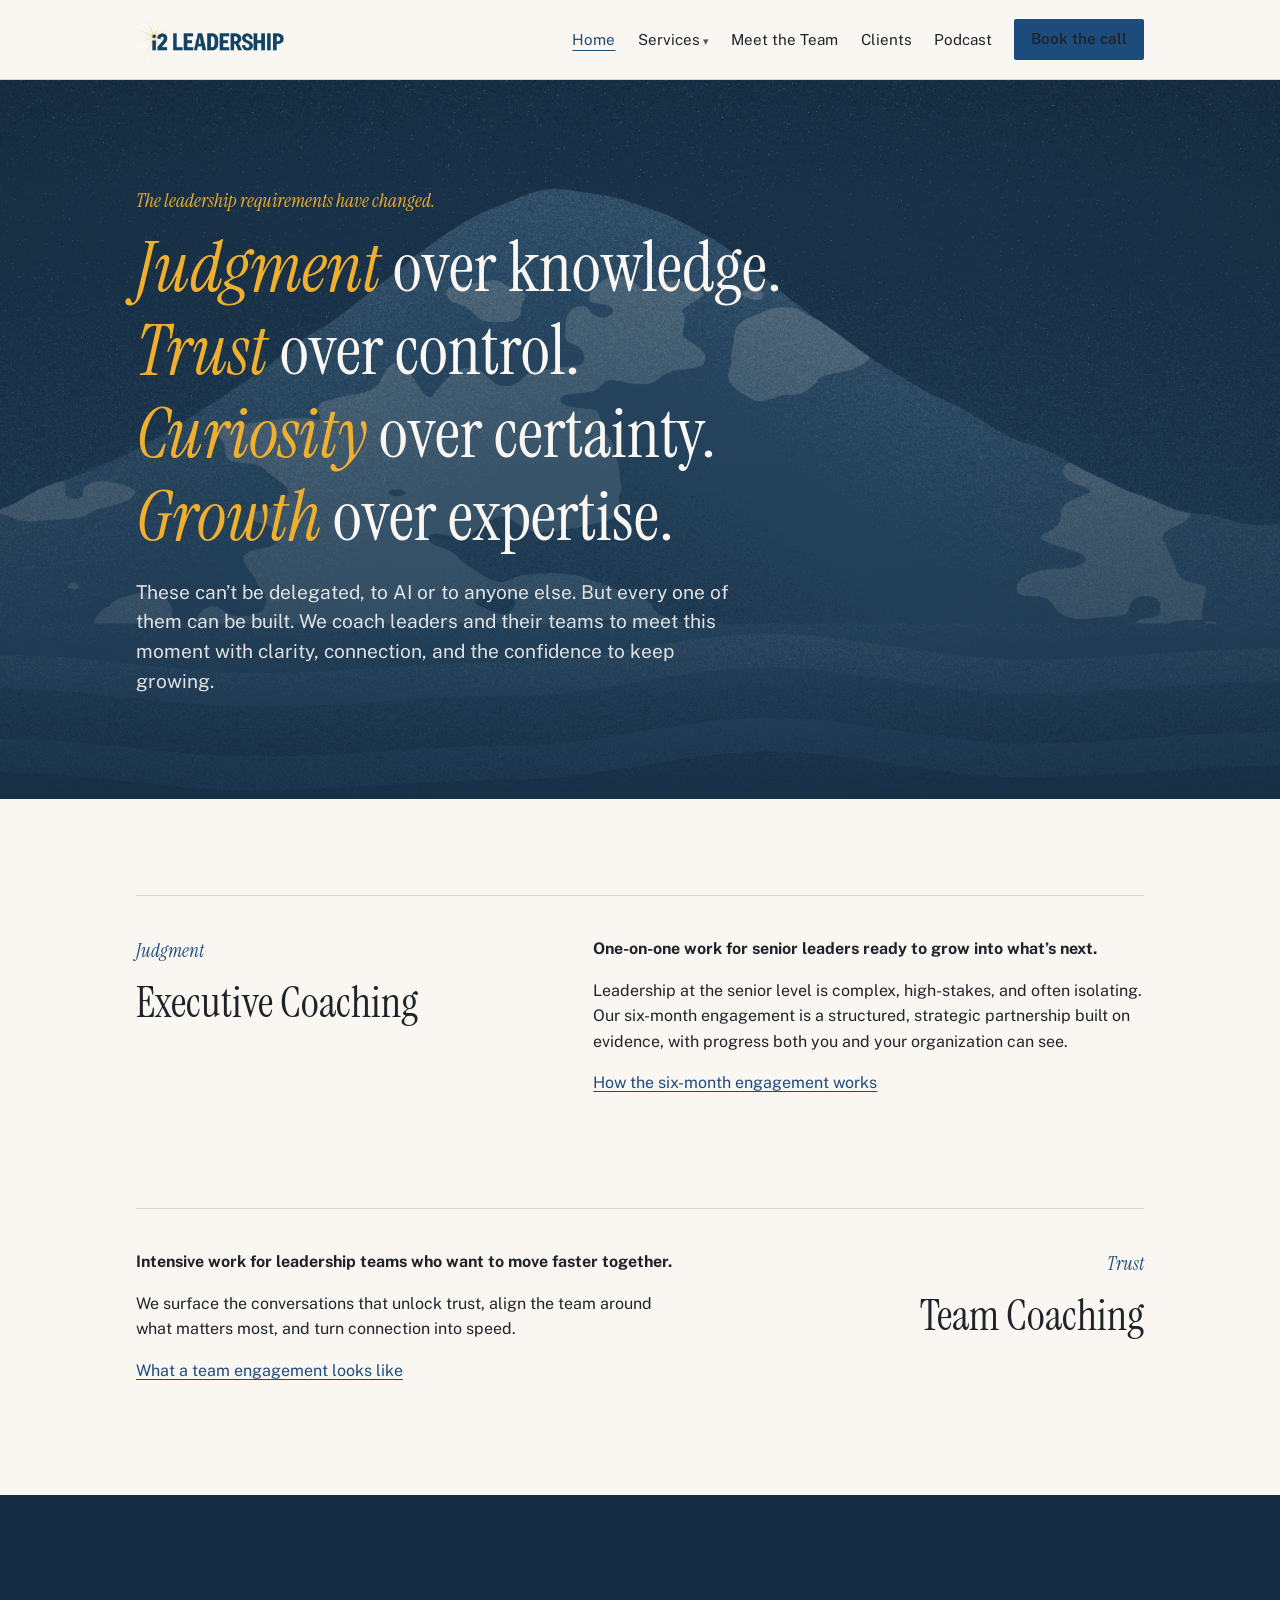
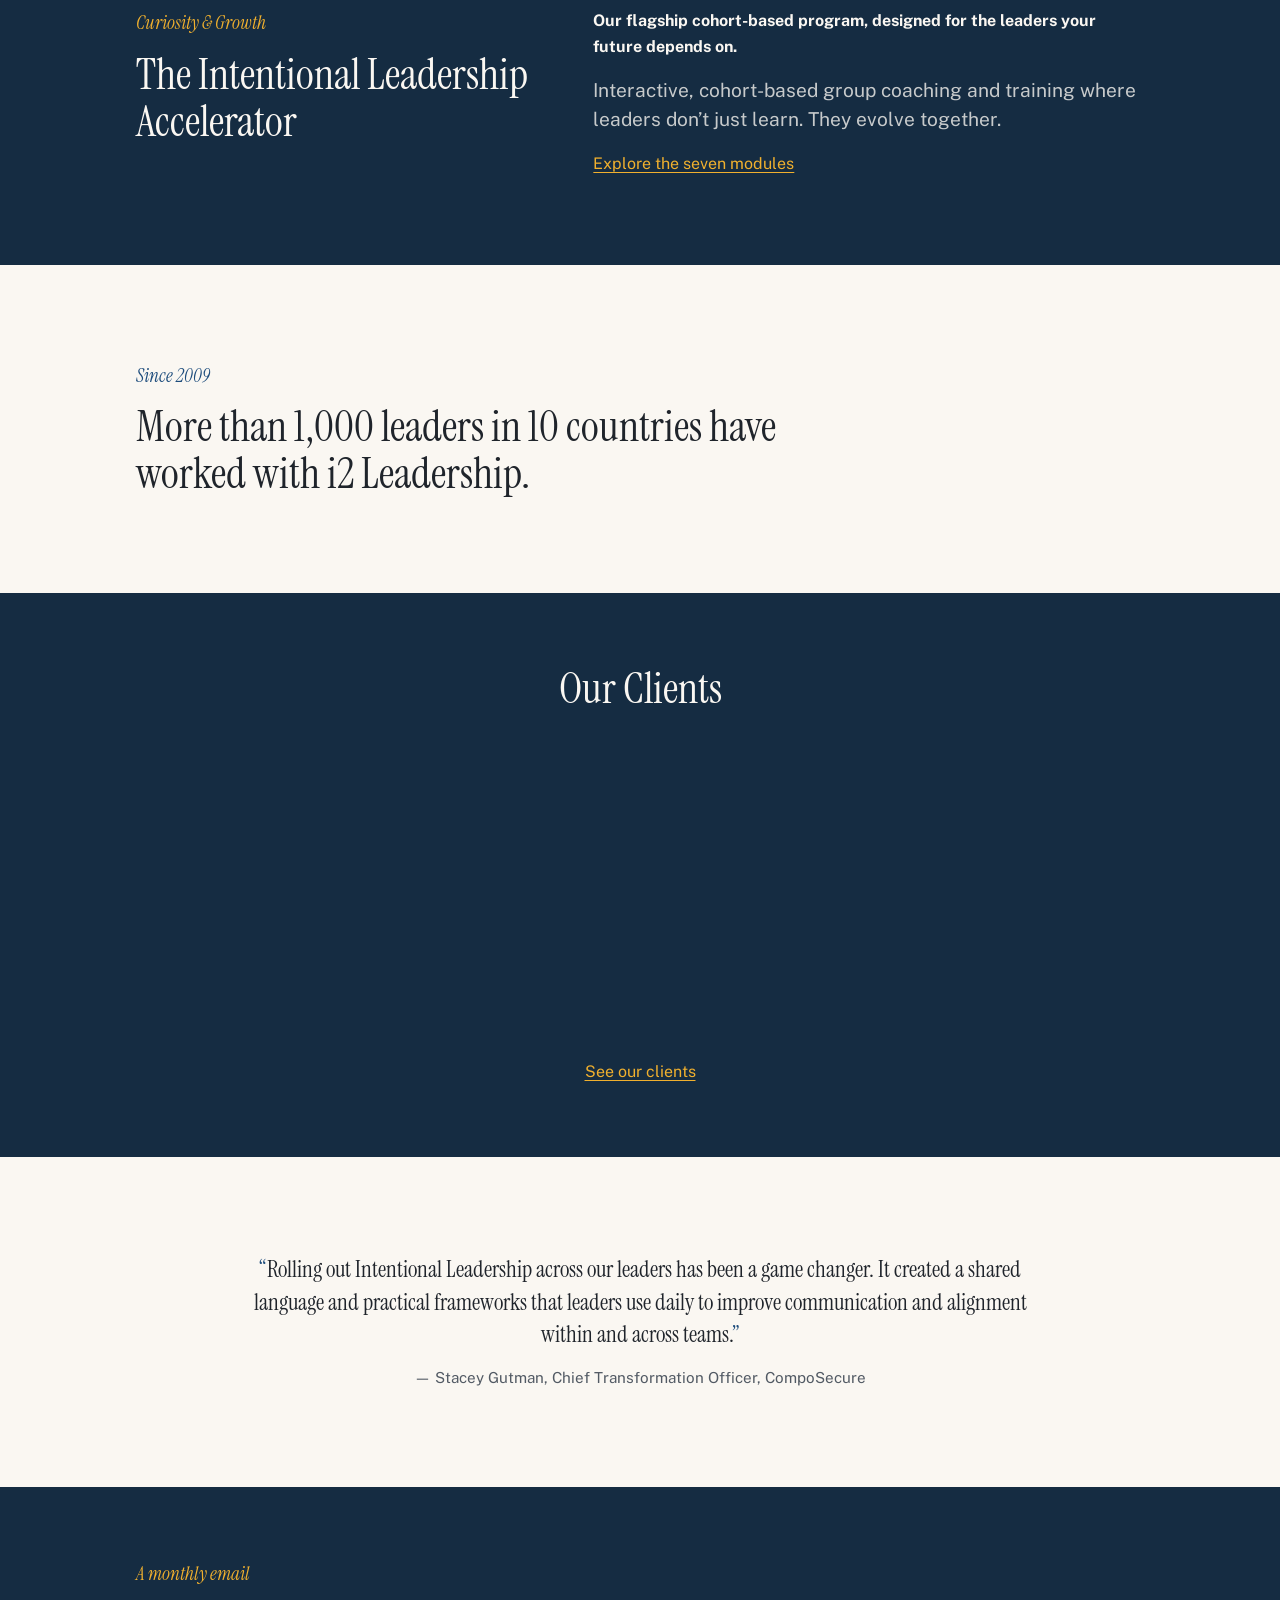
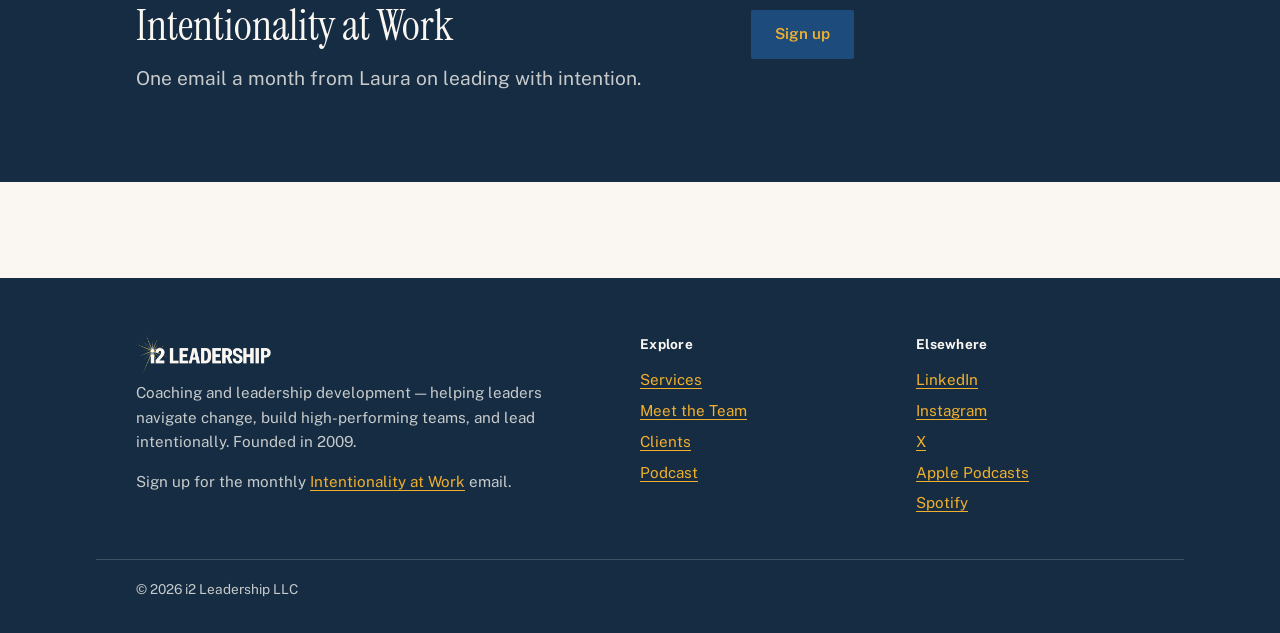
<file: index.html>
<!DOCTYPE html>
<html lang="en">
<head>
<meta charset="utf-8">
<meta name="viewport" content="width=device-width, initial-scale=1">
<title>i2 Leadership — Coaching for leaders and their teams</title>
<meta name="description" content="i2 Leadership coaches senior leaders and their teams through executive coaching, team coaching, and the Intentional Leadership Accelerator.">
<link rel="icon" href="data:image/svg+xml,%3Csvg xmlns='http://www.w3.org/2000/svg' viewBox='0 0 64 64'%3E%3Crect width='64' height='64' rx='8' fill='%231D4C7C'/%3E%3Ctext x='32' y='45' font-family='Arial,sans-serif' font-weight='bold' font-size='32' fill='%23F0B02E' text-anchor='middle'%3Ei2%3C/text%3E%3C/svg%3E">
<link rel="preconnect" href="https://fonts.googleapis.com">
<link rel="preconnect" href="https://fonts.gstatic.com" crossorigin>
<link rel="stylesheet" href="https://fonts.googleapis.com/css2?family=Archivo+Black&family=Instrument+Serif:ital@0;1&family=Public+Sans:ital,wght@0,400;0,600;0,700;1,400&display=swap">
<link rel="stylesheet" href="assets/css/style.css">
</head>
<body>
<a class="skip-link" href="#main">Skip to content</a>
<header class="site-header">
  <div class="wrap header-inner">
    <a class="brand" href="index.html"><img class="brand-img" src="assets/img/logo.png" alt="i2 Leadership" height="44"></a>
    <button class="nav-toggle" aria-expanded="false" aria-controls="site-nav">Menu</button>
    <nav class="site-nav" id="site-nav" aria-label="Primary">
      <ul>
        <li><a href="index.html" aria-current="page">Home</a></li>
        <li class="has-menu">
          <a href="services.html">Services</a>
          <ul class="submenu">
            <li><a href="executive-coaching.html">Executive Coaching</a></li>
            <li><a href="team-coaching.html">Team Coaching</a></li>
            <li><a href="accelerator.html">Training</a></li>
          </ul>
        </li>
        <li><a href="team.html">Meet the Team</a></li>
        <li><a href="clients.html">Clients</a></li>
        <li><a href="podcast.html">Podcast</a></li>
        <li class="header-cta"><a class="button button--small" data-booking href="https://calendly.com/i2leadership">Book the call</a></li>
      </ul>
    </nav>
  </div>
</header>
<main id="main">

<div class="hero-scene">
<section class="hero wrap">
  <p class="kicker">The leadership requirements have changed.</p>
  <h1 class="hero-headline">
    <a href="#judgment"><em>Judgment</em> over knowledge.</a>
    <a href="#trust"><em>Trust</em> over control.</a>
    <a href="#curiosity"><em>Curiosity</em> over certainty.</a>
    <a href="#growth"><em>Growth</em> over expertise.</a>
  </h1>
  <p class="lede">These can&rsquo;t be delegated, to AI or to anyone else. But every one of them can be built. We coach leaders and their teams to meet this moment with clarity, connection, and the confidence to keep growing.</p>
</section>
</div>

<section class="section wrap">
  <article class="home-service reveal" id="judgment">
    <div class="home-service-head">
      <p class="kicker">Judgment</p>
      <h2>Executive Coaching</h2>
    </div>
    <div class="home-service-body">
      <p><strong>One-on-one work for senior leaders ready to grow into what&rsquo;s next.</strong></p>
      <p>Leadership at the senior level is complex, high-stakes, and often isolating. Our six-month engagement is a structured, strategic partnership built on evidence, with progress both you and your organization can see.</p>
      <p><a href="executive-coaching.html">How the six-month engagement works</a></p>
    </div>
  </article>

  <article class="home-service home-service--offset reveal" id="trust">
    <div class="home-service-head">
      <p class="kicker">Trust</p>
      <h2>Team Coaching</h2>
    </div>
    <div class="home-service-body">
      <p><strong>Intensive work for leadership teams who want to move faster together.</strong></p>
      <p>We surface the conversations that unlock trust, align the team around what matters most, and turn connection into speed.</p>
      <p><a href="team-coaching.html">What a team engagement looks like</a></p>
    </div>
  </article>
</section>

<section class="band band--dark" id="curiosity">
  <div class="wrap">
    <span id="growth"></span>
    <div class="home-service reveal">
      <div class="home-service-head">
        <p class="kicker">Curiosity &amp; Growth</p>
        <h2>The Intentional Leadership Accelerator</h2>
      </div>
      <div class="home-service-body">
        <p><strong>Our flagship cohort-based program, designed for the leaders your future depends on.</strong></p>
        <p class="lede">Interactive, cohort-based group coaching and training where leaders don&rsquo;t just learn. They evolve together.</p>
        <p><a href="accelerator.html">Explore the seven modules</a></p>
      </div>
    </div>
  </div>
</section>

<section class="section wrap reveal">
  <p class="kicker">Since 2009</p>
  <h2 class="measure">More than 1,000 leaders in 10 countries have worked with i2 Leadership.</h2>
</section>

<section class="band band--dark logo-marquee" aria-label="Client and partner logos">
  <div class="wrap"><h2>Our Clients</h2></div>
  <div class="lm-viewport">
    <div class="lm-canvas">
      <svg class="lm-path-svg" viewBox="0 0 1200 300" aria-hidden="true" focusable="false">
        <path d="M -80 220 C 240 80, 500 80, 720 160 C 900 224, 1080 170, 1280 100" fill="none" stroke="none"/>
      </svg>
        <div class="lm-item" style="--i:0"><img src="assets/img/logos/a-01.png" alt="American Express" loading="lazy"></div>
        <div class="lm-item" style="--i:1"><img src="assets/img/logos/a-02.png" alt="NBA" loading="lazy"></div>
        <div class="lm-item" style="--i:2"><img src="assets/img/logos/a-03.png" alt="Columbia Business School" loading="lazy"></div>
        <div class="lm-item" style="--i:3"><img src="assets/img/logos/a-04.png" alt="Juilliard" loading="lazy"></div>
        <div class="lm-item" style="--i:4"><img src="assets/img/logos/a-05.png" alt="Express Scripts" loading="lazy"></div>
        <div class="lm-item" style="--i:5"><img src="assets/img/logos/a-06.png" alt="NYC Parks" loading="lazy"></div>
        <div class="lm-item" style="--i:6"><img src="assets/img/logos/a-07.png" alt="Magnolia Bakery" loading="lazy"></div>
        <div class="lm-item" style="--i:7"><img src="assets/img/logos/b-01.png" alt="Citibank" loading="lazy"></div>
        <div class="lm-item" style="--i:8"><img src="assets/img/logos/b-02.png" alt="Constellation Brands" loading="lazy"></div>
        <div class="lm-item" style="--i:9"><img src="assets/img/logos/b-03.png" alt="The New York Times" loading="lazy"></div>
        <div class="lm-item" style="--i:10"><img src="assets/img/logos/b-04.png" alt="Univision" loading="lazy"></div>
        <div class="lm-item" style="--i:11"><img src="assets/img/logos/b-05.png" alt="Macquarie" loading="lazy"></div>
        <div class="lm-item" style="--i:12"><img src="assets/img/logos/b-06.png" alt="Opera Solutions" loading="lazy"></div>
        <div class="lm-item" style="--i:13"><img src="assets/img/logos/b-07.png" alt="Pernod Ricard" loading="lazy"></div>
    </div>
  </div>
  <div class="lm-strip">
    <div class="lm-track">
        <img src="assets/img/logos/a-01.png" alt="American Express" loading="lazy">
        <img src="assets/img/logos/a-02.png" alt="NBA" loading="lazy">
        <img src="assets/img/logos/a-03.png" alt="Columbia Business School" loading="lazy">
        <img src="assets/img/logos/a-04.png" alt="Juilliard" loading="lazy">
        <img src="assets/img/logos/a-05.png" alt="Express Scripts" loading="lazy">
        <img src="assets/img/logos/a-06.png" alt="NYC Parks" loading="lazy">
        <img src="assets/img/logos/a-07.png" alt="Magnolia Bakery" loading="lazy">
        <img src="assets/img/logos/b-01.png" alt="Citibank" loading="lazy">
        <img src="assets/img/logos/b-02.png" alt="Constellation Brands" loading="lazy">
        <img src="assets/img/logos/b-03.png" alt="The New York Times" loading="lazy">
        <img src="assets/img/logos/b-04.png" alt="Univision" loading="lazy">
        <img src="assets/img/logos/b-05.png" alt="Macquarie" loading="lazy">
        <img src="assets/img/logos/b-06.png" alt="Opera Solutions" loading="lazy">
        <img src="assets/img/logos/b-07.png" alt="Pernod Ricard" loading="lazy">
        <img src="assets/img/logos/a-01.png" alt="" class="lm-dup" aria-hidden="true" loading="lazy">
        <img src="assets/img/logos/a-02.png" alt="" class="lm-dup" aria-hidden="true" loading="lazy">
        <img src="assets/img/logos/a-03.png" alt="" class="lm-dup" aria-hidden="true" loading="lazy">
        <img src="assets/img/logos/a-04.png" alt="" class="lm-dup" aria-hidden="true" loading="lazy">
        <img src="assets/img/logos/a-05.png" alt="" class="lm-dup" aria-hidden="true" loading="lazy">
        <img src="assets/img/logos/a-06.png" alt="" class="lm-dup" aria-hidden="true" loading="lazy">
        <img src="assets/img/logos/a-07.png" alt="" class="lm-dup" aria-hidden="true" loading="lazy">
        <img src="assets/img/logos/b-01.png" alt="" class="lm-dup" aria-hidden="true" loading="lazy">
        <img src="assets/img/logos/b-02.png" alt="" class="lm-dup" aria-hidden="true" loading="lazy">
        <img src="assets/img/logos/b-03.png" alt="" class="lm-dup" aria-hidden="true" loading="lazy">
        <img src="assets/img/logos/b-04.png" alt="" class="lm-dup" aria-hidden="true" loading="lazy">
        <img src="assets/img/logos/b-05.png" alt="" class="lm-dup" aria-hidden="true" loading="lazy">
        <img src="assets/img/logos/b-06.png" alt="" class="lm-dup" aria-hidden="true" loading="lazy">
        <img src="assets/img/logos/b-07.png" alt="" class="lm-dup" aria-hidden="true" loading="lazy">
    </div>
  </div>
  <p class="lm-link"><a href="clients.html">See our clients</a></p>
</section>
<script src="assets/js/logo-marquee.js" defer></script>

<section class="section wrap reveal">
  <blockquote class="quote quote--wide">
    <p>Rolling out Intentional Leadership across our leaders has been a game changer. It created a shared language and practical frameworks that leaders use daily to improve communication and alignment within and across teams.</p>
    <footer>Stacey Gutman, Chief Transformation Officer, CompoSecure</footer>
  </blockquote>
</section>

<section class="band band--dark reveal">
  <div class="wrap cta-band-inner" style="display:grid;grid-template-columns:minmax(0,7fr) minmax(0,5fr);gap:2rem 4rem;align-items:center;">
    <div>
      <p class="kicker">A monthly email</p>
      <h2>Intentionality at Work</h2>
      <p class="lede">One email a month from Laura on leading with intention.</p>
    </div>
    <a class="button" href="https://i2leadership.us19.list-manage.com/subscribe?id=77c70d8e36&u=aa497a169df404ef9138a8b0a" style="justify-self:start;">Sign up</a>
  </div>
</section>
</main>
<footer class="site-footer">
  <div class="wrap footer-grid">
    <div>
      <p class="brand"><img class="brand-img" src="assets/img/logo-light.png" alt="i2 Leadership" height="40"></p>
      <p>Coaching and leadership development — helping leaders navigate change, build high-performing teams, and lead intentionally. Founded in 2009.</p>
      <p>Sign up for the monthly <a href="https://i2leadership.us19.list-manage.com/subscribe?id=77c70d8e36&u=aa497a169df404ef9138a8b0a">Intentionality at Work</a> email.</p>
    </div>
    <div>
      <h4>Explore</h4>
      <ul>
        <li><a href="services.html">Services</a></li>
        <li><a href="team.html">Meet the Team</a></li>
        <li><a href="clients.html">Clients</a></li>
        <li><a href="podcast.html">Podcast</a></li>
      </ul>
    </div>
    <div>
      <h4>Elsewhere</h4>
      <ul>
        <li><a href="https://www.linkedin.com/company/i2-leadership">LinkedIn</a></li>
        <li><a href="https://www.instagram.com/lauraschwarz_i2/">Instagram</a></li>
        <li><a href="https://x.com/i2leadership">X</a></li>
        <li><a href="https://podcasts.apple.com/us/podcast/mojo-mondays-bootcamp/id1522916112">Apple Podcasts</a></li>
        <li><a href="https://open.spotify.com/show/2s4wX2PV5Z8BG2bsyAXbrX">Spotify</a></li>
      </ul>
    </div>
  </div>
  <div class="wrap footer-bottom">
    <p>&copy; <span id="year">2026</span> i2 Leadership LLC</p>
  </div>
</footer>
<script src="assets/js/site.js"></script>
</body>
</html>
</file>
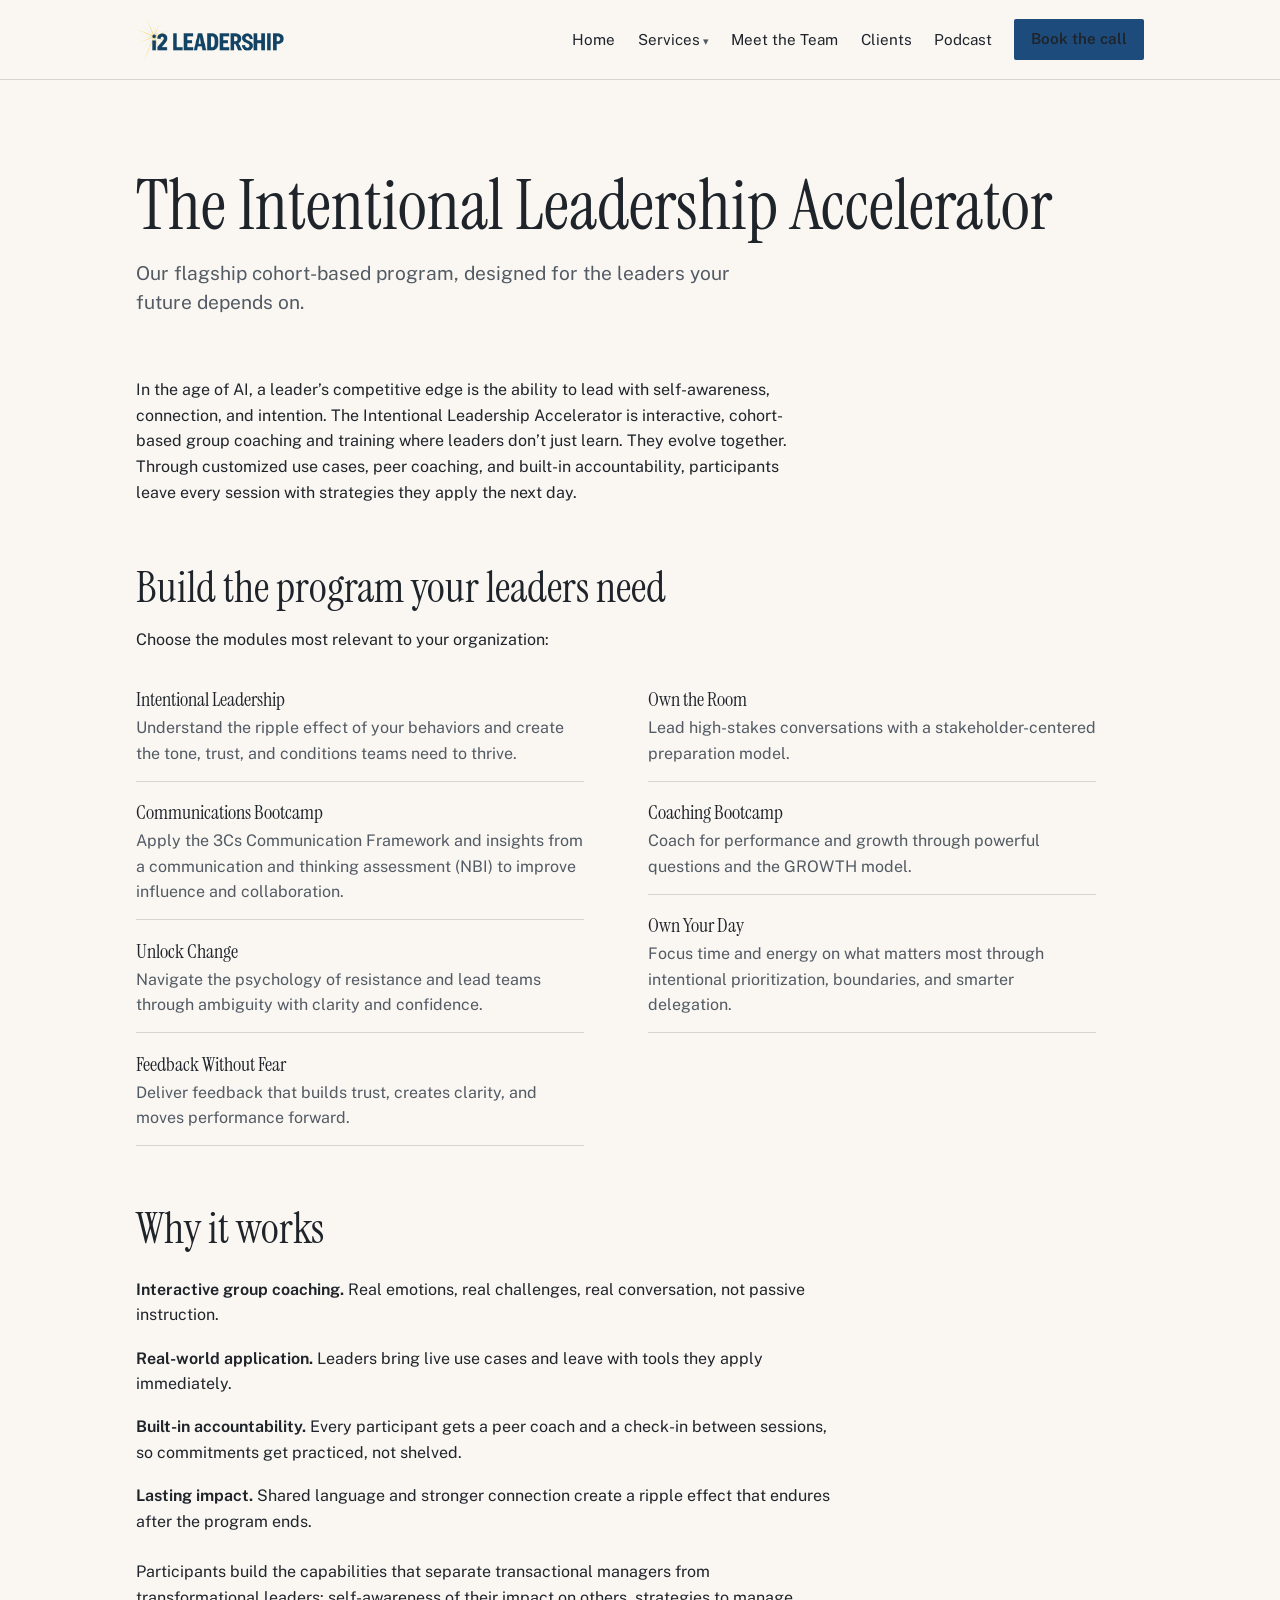
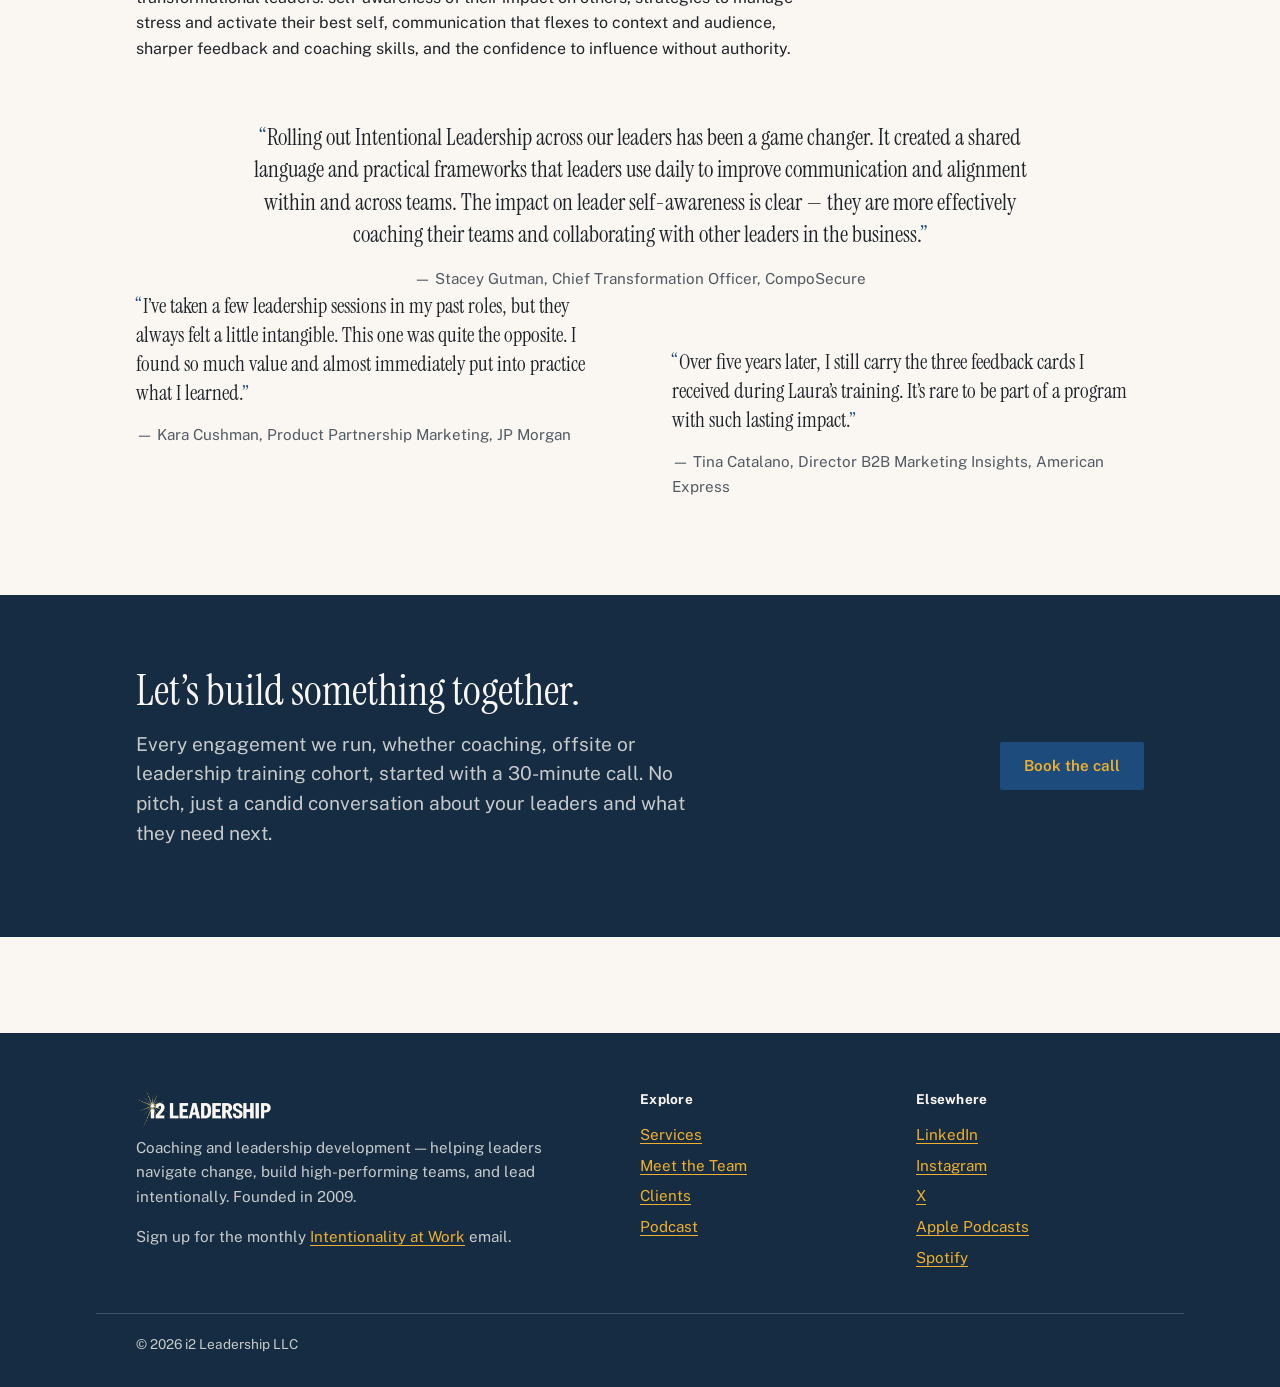
<file: accelerator.html>
<!DOCTYPE html>
<html lang="en">
<head>
<meta charset="utf-8">
<meta name="viewport" content="width=device-width, initial-scale=1">
<title>The Intentional Leadership Accelerator — i2 Leadership</title>
<meta name="description" content="Cohort-based group coaching and training built from seven modules, with peer coaching and built-in accountability.">
<link rel="icon" href="data:image/svg+xml,%3Csvg xmlns='http://www.w3.org/2000/svg' viewBox='0 0 64 64'%3E%3Crect width='64' height='64' rx='8' fill='%231D4C7C'/%3E%3Ctext x='32' y='45' font-family='Arial,sans-serif' font-weight='bold' font-size='32' fill='%23F0B02E' text-anchor='middle'%3Ei2%3C/text%3E%3C/svg%3E">
<link rel="preconnect" href="https://fonts.googleapis.com">
<link rel="preconnect" href="https://fonts.gstatic.com" crossorigin>
<link rel="stylesheet" href="https://fonts.googleapis.com/css2?family=Archivo+Black&family=Instrument+Serif:ital@0;1&family=Public+Sans:ital,wght@0,400;0,600;0,700;1,400&display=swap">
<link rel="stylesheet" href="assets/css/style.css">
</head>
<body>
<a class="skip-link" href="#main">Skip to content</a>
<header class="site-header">
  <div class="wrap header-inner">
    <a class="brand" href="index.html"><img class="brand-img" src="assets/img/logo.png" alt="i2 Leadership" height="44"></a>
    <button class="nav-toggle" aria-expanded="false" aria-controls="site-nav">Menu</button>
    <nav class="site-nav" id="site-nav" aria-label="Primary">
      <ul>
        <li><a href="index.html">Home</a></li>
        <li class="has-menu">
          <a href="services.html">Services</a>
          <ul class="submenu">
            <li><a href="executive-coaching.html">Executive Coaching</a></li>
            <li><a href="team-coaching.html">Team Coaching</a></li>
            <li><a href="accelerator.html" aria-current="page">Training</a></li>
          </ul>
        </li>
        <li><a href="team.html">Meet the Team</a></li>
        <li><a href="clients.html">Clients</a></li>
        <li><a href="podcast.html">Podcast</a></li>
        <li class="header-cta"><a class="button button--small" data-booking href="https://calendly.com/i2leadership">Book the call</a></li>
      </ul>
    </nav>
  </div>
</header>
<main id="main">

<section class="hero wrap">
  <h1>The Intentional Leadership Accelerator</h1>
  <p class="lede">Our flagship cohort-based program, designed for the leaders your future depends on.</p>
</section>

<section class="section section--tight wrap reveal">
  <p class="measure">In the age of AI, a leader&rsquo;s competitive edge is the ability to lead with self-awareness, connection, and intention. The Intentional Leadership Accelerator is interactive, cohort-based group coaching and training where leaders don&rsquo;t just learn. They evolve together. Through customized use cases, peer coaching, and built-in accountability, participants leave every session with strategies they apply the next day.</p>
</section>

<section class="section section--tight wrap reveal">
  <h2>Build the program your leaders need</h2>
  <p class="measure">Choose the modules most relevant to your organization:</p>
  <ul class="modules">
    <li><b>Intentional Leadership</b> <span>Understand the ripple effect of your behaviors and create the tone, trust, and conditions teams need to thrive.</span></li>
    <li><b>Communications Bootcamp</b> <span>Apply the 3Cs Communication Framework and insights from a communication and thinking assessment (NBI) to improve influence and collaboration.</span></li>
    <li><b>Unlock Change</b> <span>Navigate the psychology of resistance and lead teams through ambiguity with clarity and confidence.</span></li>
    <li><b>Feedback Without Fear</b> <span>Deliver feedback that builds trust, creates clarity, and moves performance forward.</span></li>
    <li><b>Own the Room</b> <span>Lead high-stakes conversations with a stakeholder-centered preparation model.</span></li>
    <li><b>Coaching Bootcamp</b> <span>Coach for performance and growth through powerful questions and the GROWTH model.</span></li>
    <li><b>Own Your Day</b> <span>Focus time and energy on what matters most through intentional prioritization, boundaries, and smarter delegation.</span></li>
  </ul>
</section>

<section class="section section--tight wrap reveal">
  <h2>Why it works</h2>
  <ul class="plain-list">
    <li><b>Interactive group coaching.</b> Real emotions, real challenges, real conversation, not passive instruction.</li>
    <li><b>Real-world application.</b> Leaders bring live use cases and leave with tools they apply immediately.</li>
    <li><b>Built-in accountability.</b> Every participant gets a peer coach and a check-in between sessions, so commitments get practiced, not shelved.</li>
    <li><b>Lasting impact.</b> Shared language and stronger connection create a ripple effect that endures after the program ends.</li>
  </ul>
  <p class="measure">Participants build the capabilities that separate transactional managers from transformational leaders: self-awareness of their impact on others, strategies to manage stress and activate their best self, communication that flexes to context and audience, sharper feedback and coaching skills, and the confidence to influence without authority.</p>
</section>

<section class="section section--tight wrap reveal">
  <blockquote class="quote quote--wide">
    <p>Rolling out Intentional Leadership across our leaders has been a game changer. It created a shared language and practical frameworks that leaders use daily to improve communication and alignment within and across teams. The impact on leader self-awareness is clear — they are more effectively coaching their teams and collaborating with other leaders in the business.</p>
    <footer>Stacey Gutman, Chief Transformation Officer, CompoSecure</footer>
  </blockquote>
  <div class="quote-pair">
    <blockquote class="quote">
      <p>I&rsquo;ve taken a few leadership sessions in my past roles, but they always felt a little intangible. This one was quite the opposite. I found so much value and almost immediately put into practice what I learned.</p>
      <footer>Kara Cushman, Product Partnership Marketing, JP Morgan</footer>
    </blockquote>
    <blockquote class="quote">
      <p>Over five years later, I still carry the three feedback cards I received during Laura&rsquo;s training. It&rsquo;s rare to be part of a program with such lasting impact.</p>
      <footer>Tina Catalano, Director B2B Marketing Insights, American Express</footer>
    </blockquote>
  </div>
</section>
<section class="band band--dark cta-band reveal">
  <div class="wrap">
    <div>
      <h2>Let&rsquo;s build something together.</h2>
      <p class="lede">Every engagement we run, whether coaching, offsite or leadership training cohort, started with a 30-minute call. No pitch, just a candid conversation about your leaders and what they need next.</p>
    </div>
    <a class="button" data-booking href="https://calendly.com/i2leadership">Book the call</a>
  </div>
</section>
</main>
<footer class="site-footer">
  <div class="wrap footer-grid">
    <div>
      <p class="brand"><img class="brand-img" src="assets/img/logo-light.png" alt="i2 Leadership" height="40"></p>
      <p>Coaching and leadership development — helping leaders navigate change, build high-performing teams, and lead intentionally. Founded in 2009.</p>
      <p>Sign up for the monthly <a href="https://i2leadership.us19.list-manage.com/subscribe?id=77c70d8e36&u=aa497a169df404ef9138a8b0a">Intentionality at Work</a> email.</p>
    </div>
    <div>
      <h4>Explore</h4>
      <ul>
        <li><a href="services.html">Services</a></li>
        <li><a href="team.html">Meet the Team</a></li>
        <li><a href="clients.html">Clients</a></li>
        <li><a href="podcast.html">Podcast</a></li>
      </ul>
    </div>
    <div>
      <h4>Elsewhere</h4>
      <ul>
        <li><a href="https://www.linkedin.com/company/i2-leadership">LinkedIn</a></li>
        <li><a href="https://www.instagram.com/lauraschwarz_i2/">Instagram</a></li>
        <li><a href="https://x.com/i2leadership">X</a></li>
        <li><a href="https://podcasts.apple.com/us/podcast/mojo-mondays-bootcamp/id1522916112">Apple Podcasts</a></li>
        <li><a href="https://open.spotify.com/show/2s4wX2PV5Z8BG2bsyAXbrX">Spotify</a></li>
      </ul>
    </div>
  </div>
  <div class="wrap footer-bottom">
    <p>&copy; <span id="year">2026</span> i2 Leadership LLC</p>
  </div>
</footer>
<script src="assets/js/site.js"></script>
</body>
</html>
</file>
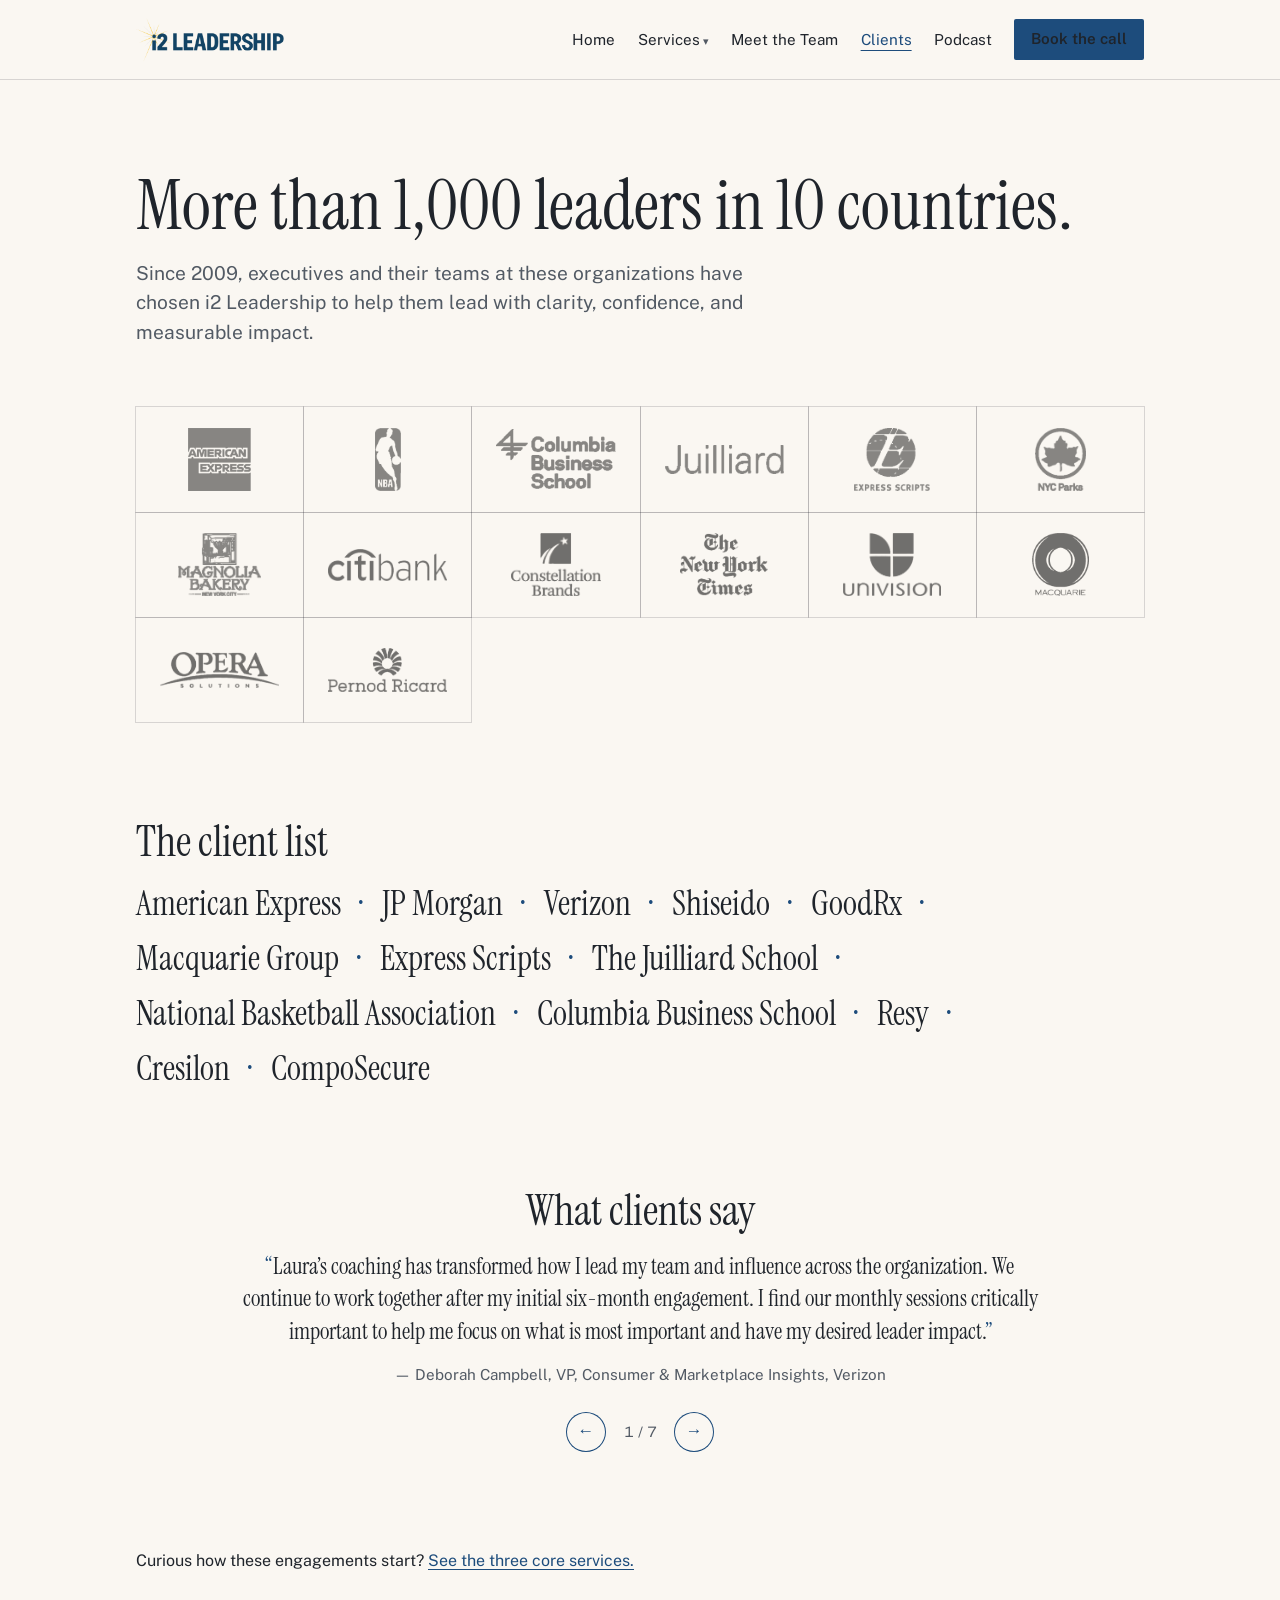
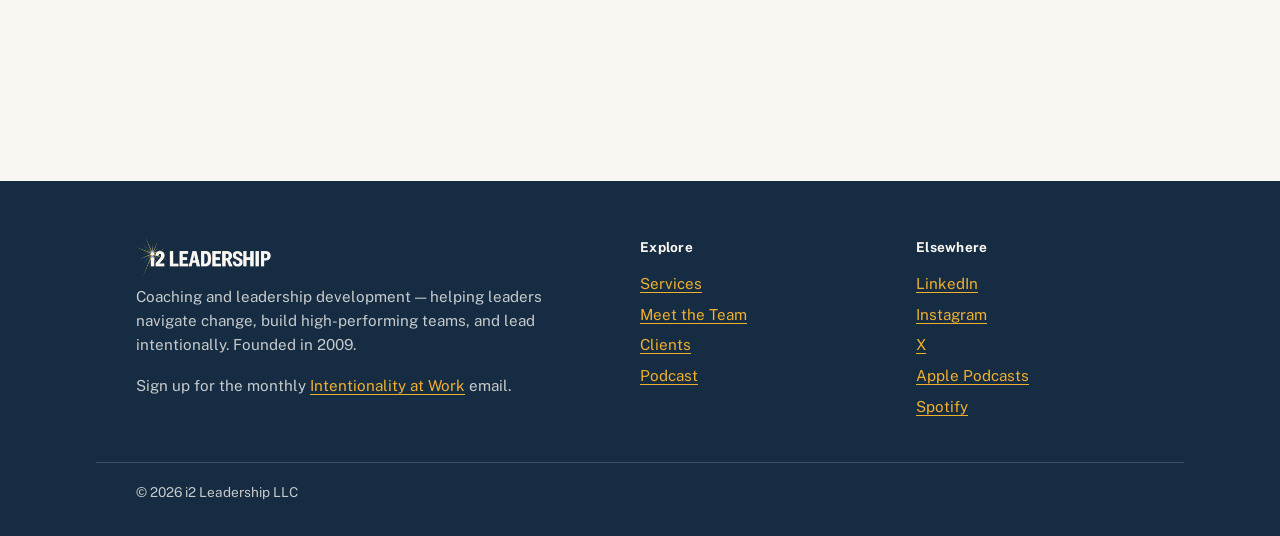
<file: clients.html>
<!DOCTYPE html>
<html lang="en">
<head>
<meta charset="utf-8">
<meta name="viewport" content="width=device-width, initial-scale=1">
<title>Clients — i2 Leadership</title>
<meta name="description" content="Organizations whose leaders have worked with i2 Leadership since 2009.">
<link rel="icon" href="data:image/svg+xml,%3Csvg xmlns='http://www.w3.org/2000/svg' viewBox='0 0 64 64'%3E%3Crect width='64' height='64' rx='8' fill='%231D4C7C'/%3E%3Ctext x='32' y='45' font-family='Arial,sans-serif' font-weight='bold' font-size='32' fill='%23F0B02E' text-anchor='middle'%3Ei2%3C/text%3E%3C/svg%3E">
<link rel="preconnect" href="https://fonts.googleapis.com">
<link rel="preconnect" href="https://fonts.gstatic.com" crossorigin>
<link rel="stylesheet" href="https://fonts.googleapis.com/css2?family=Archivo+Black&family=Instrument+Serif:ital@0;1&family=Public+Sans:ital,wght@0,400;0,600;0,700;1,400&display=swap">
<link rel="stylesheet" href="assets/css/style.css">
</head>
<body>
<a class="skip-link" href="#main">Skip to content</a>
<header class="site-header">
  <div class="wrap header-inner">
    <a class="brand" href="index.html"><img class="brand-img" src="assets/img/logo.png" alt="i2 Leadership" height="44"></a>
    <button class="nav-toggle" aria-expanded="false" aria-controls="site-nav">Menu</button>
    <nav class="site-nav" id="site-nav" aria-label="Primary">
      <ul>
        <li><a href="index.html">Home</a></li>
        <li class="has-menu">
          <a href="services.html">Services</a>
          <ul class="submenu">
            <li><a href="executive-coaching.html">Executive Coaching</a></li>
            <li><a href="team-coaching.html">Team Coaching</a></li>
            <li><a href="accelerator.html">Training</a></li>
          </ul>
        </li>
        <li><a href="team.html">Meet the Team</a></li>
        <li><a href="clients.html" aria-current="page">Clients</a></li>
        <li><a href="podcast.html">Podcast</a></li>
        <li class="header-cta"><a class="button button--small" data-booking href="https://calendly.com/i2leadership">Book the call</a></li>
      </ul>
    </nav>
  </div>
</header>
<main id="main">

<section class="hero wrap">
  <h1>More than 1,000 leaders in 10 countries.</h1>
  <p class="lede">Since 2009, executives and their teams at these organizations have chosen i2 Leadership to help them lead with clarity, confidence, and measurable impact.</p>
</section>

<section class="section section--tight wrap reveal">
  <div class="client-grid">
    <div class="cg-tile"><img src="assets/img/logos/a-01.png" alt="American Express" loading="lazy"></div>
    <div class="cg-tile"><img src="assets/img/logos/a-02.png" alt="NBA" loading="lazy"></div>
    <div class="cg-tile"><img src="assets/img/logos/a-03.png" alt="Columbia Business School" loading="lazy"></div>
    <div class="cg-tile"><img src="assets/img/logos/a-04.png" alt="Juilliard" loading="lazy"></div>
    <div class="cg-tile"><img src="assets/img/logos/a-05.png" alt="Express Scripts" loading="lazy"></div>
    <div class="cg-tile"><img src="assets/img/logos/a-06.png" alt="NYC Parks" loading="lazy"></div>
    <div class="cg-tile"><img src="assets/img/logos/a-07.png" alt="Magnolia Bakery" loading="lazy"></div>
    <div class="cg-tile"><img src="assets/img/logos/b-01.png" alt="Citibank" loading="lazy"></div>
    <div class="cg-tile"><img src="assets/img/logos/b-02.png" alt="Constellation Brands" loading="lazy"></div>
    <div class="cg-tile"><img src="assets/img/logos/b-03.png" alt="The New York Times" loading="lazy"></div>
    <div class="cg-tile"><img src="assets/img/logos/b-04.png" alt="Univision" loading="lazy"></div>
    <div class="cg-tile"><img src="assets/img/logos/b-05.png" alt="Macquarie" loading="lazy"></div>
    <div class="cg-tile"><img src="assets/img/logos/b-06.png" alt="Opera Solutions" loading="lazy"></div>
    <div class="cg-tile"><img src="assets/img/logos/b-07.png" alt="Pernod Ricard" loading="lazy"></div>
  </div>
</section>

<section class="section wrap reveal">
  <h2>The client list</h2>
  <ul class="roster">
    <li>American Express</li>
    <li>JP Morgan</li>
    <li>Verizon</li>
    <li>Shiseido</li>
    <li>GoodRx</li>
    <li>Macquarie Group</li>
    <li>Express Scripts</li>
    <li>The Juilliard School</li>
    <li>National Basketball Association</li>
    <li>Columbia Business School</li>
    <li>Resy</li>
    <li>Cresilon</li>
    <li>CompoSecure</li>
  </ul>
</section>

<section class="section wrap reveal">
  <h2 style="text-align:center;">What clients say</h2>
  <div class="quote-rotator" data-rotator>
    <div class="rotator-quotes" aria-live="polite">
      <blockquote class="quote quote--wide is-active">
        <p>Laura&rsquo;s coaching has transformed how I lead my team and influence across the organization. We continue to work together after my initial six-month engagement. I find our monthly sessions critically important to help me focus on what is most important and have my desired leader impact.</p>
        <footer>Deborah Campbell, VP, Consumer &amp; Marketplace Insights, Verizon</footer>
      </blockquote>
      <blockquote class="quote quote--wide">
        <p>Rolling out Intentional Leadership across our leaders has been a game changer. It created a shared language and practical frameworks that leaders use daily to improve communication and alignment within and across teams. The impact on leader self-awareness is clear &mdash; they are more effectively coaching their teams and collaborating with other leaders in the business.</p>
        <footer>Stacey Gutman, Chief Transformation Officer, CompoSecure</footer>
      </blockquote>
      <blockquote class="quote quote--wide">
        <p>Laura&rsquo;s team effectiveness coaching had a significant impact on our leadership team. Positive intent has become part of how we operate, with team members actively reinforcing it with one another. Even those who were initially skeptical said the experience exceeded expectations, and we&rsquo;ve seen clear shifts in behavior across the team. Collaboration improved immediately.</p>
        <footer>Karina Duffy, Head of People, Cresilon</footer>
      </blockquote>
      <blockquote class="quote quote--wide">
        <p>More than six years later, I continue to draw on an insight Laura shared in our coaching session that has shaped the way I lead and mentor others.</p>
        <footer>Elizabeth Vakil, Chief Product Officer, Resy</footer>
      </blockquote>
      <blockquote class="quote quote--wide">
        <p>I&rsquo;ve taken a few leadership sessions in my past roles, but they always felt a little intangible. This one was quite the opposite. I found so much value and almost immediately put into practice what I learned.</p>
        <footer>Kara Cushman, Product Partnership Marketing, JP Morgan</footer>
      </blockquote>
      <blockquote class="quote quote--wide">
        <p>Over five years later, I still carry the three feedback cards I received during Laura&rsquo;s training. It&rsquo;s rare to be part of a program with such lasting impact.</p>
        <footer>Tina Catalano, Director B2B Marketing Insights, American Express</footer>
      </blockquote>
      <blockquote class="quote quote--wide">
        <p>I came to coaching relatively late in my career, but wanted to substantially improve my communication with my disparate team that was moving towards being completely remote, and that was generationally different. Laura&rsquo;s work with me and her comprehensive discovery process was invaluable in helping me think differently about management and bringing a very positive, consistent way of building our team and making communication a transparent, two way street. Productivity and financial results directly benefited from her efforts, and the ROI was very substantial.</p>
        <footer>Managing Director &amp; Global Practice Leader, Global Healthcare Executive Search Firm</footer>
      </blockquote>
    </div>
    <div class="rotator-nav">
      <button class="rotator-btn" type="button" data-prev aria-label="Previous testimonial">&larr;</button>
      <span class="rotator-count" aria-hidden="true">1 / 7</span>
      <button class="rotator-btn" type="button" data-next aria-label="Next testimonial">&rarr;</button>
    </div>
  </div>
</section>

<section class="section wrap reveal">
  <p class="measure">Curious how these engagements start? <a href="services.html">See the three core services.</a></p>
</section>
</main>
<footer class="site-footer">
  <div class="wrap footer-grid">
    <div>
      <p class="brand"><img class="brand-img" src="assets/img/logo-light.png" alt="i2 Leadership" height="40"></p>
      <p>Coaching and leadership development — helping leaders navigate change, build high-performing teams, and lead intentionally. Founded in 2009.</p>
      <p>Sign up for the monthly <a href="https://i2leadership.us19.list-manage.com/subscribe?id=77c70d8e36&u=aa497a169df404ef9138a8b0a">Intentionality at Work</a> email.</p>
    </div>
    <div>
      <h4>Explore</h4>
      <ul>
        <li><a href="services.html">Services</a></li>
        <li><a href="team.html">Meet the Team</a></li>
        <li><a href="clients.html">Clients</a></li>
        <li><a href="podcast.html">Podcast</a></li>
      </ul>
    </div>
    <div>
      <h4>Elsewhere</h4>
      <ul>
        <li><a href="https://www.linkedin.com/company/i2-leadership">LinkedIn</a></li>
        <li><a href="https://www.instagram.com/lauraschwarz_i2/">Instagram</a></li>
        <li><a href="https://x.com/i2leadership">X</a></li>
        <li><a href="https://podcasts.apple.com/us/podcast/mojo-mondays-bootcamp/id1522916112">Apple Podcasts</a></li>
        <li><a href="https://open.spotify.com/show/2s4wX2PV5Z8BG2bsyAXbrX">Spotify</a></li>
      </ul>
    </div>
  </div>
  <div class="wrap footer-bottom">
    <p>&copy; <span id="year">2026</span> i2 Leadership LLC</p>
  </div>
</footer>
<script src="assets/js/site.js"></script>
</body>
</html>
</file>
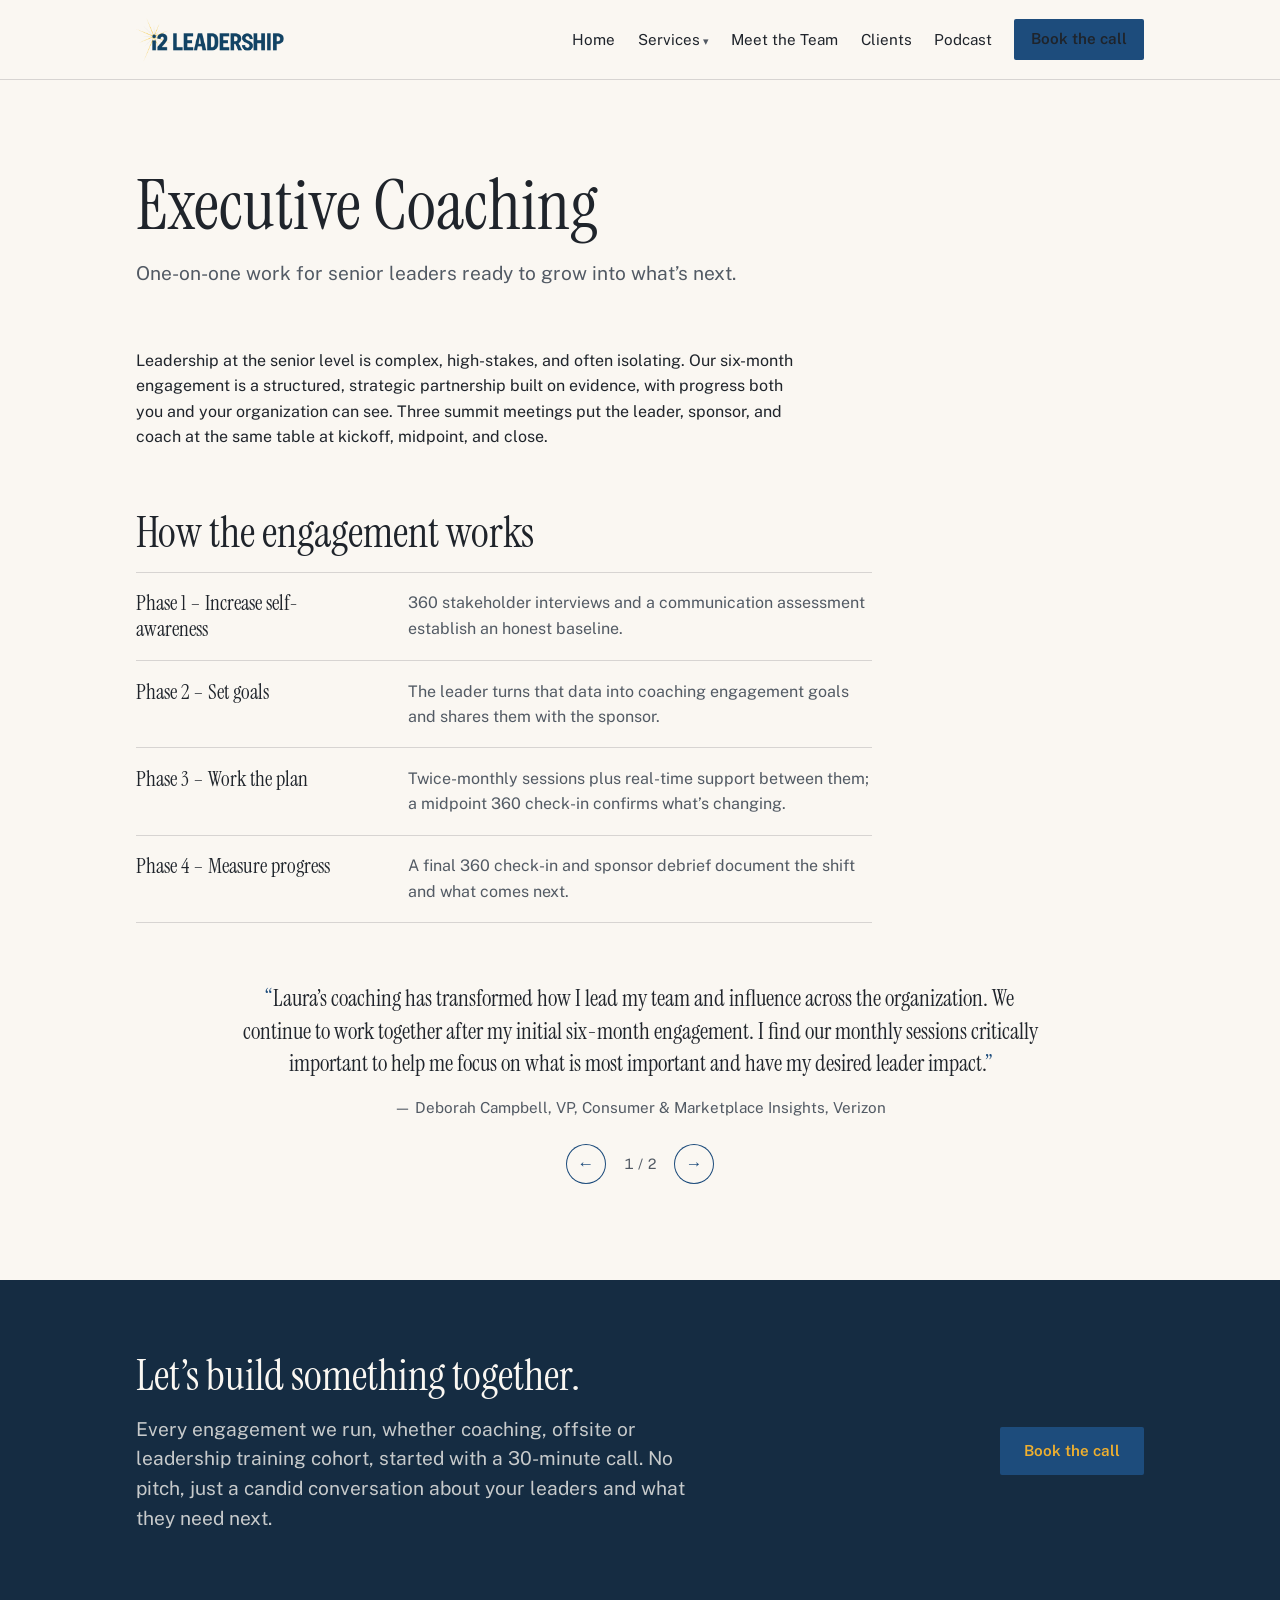
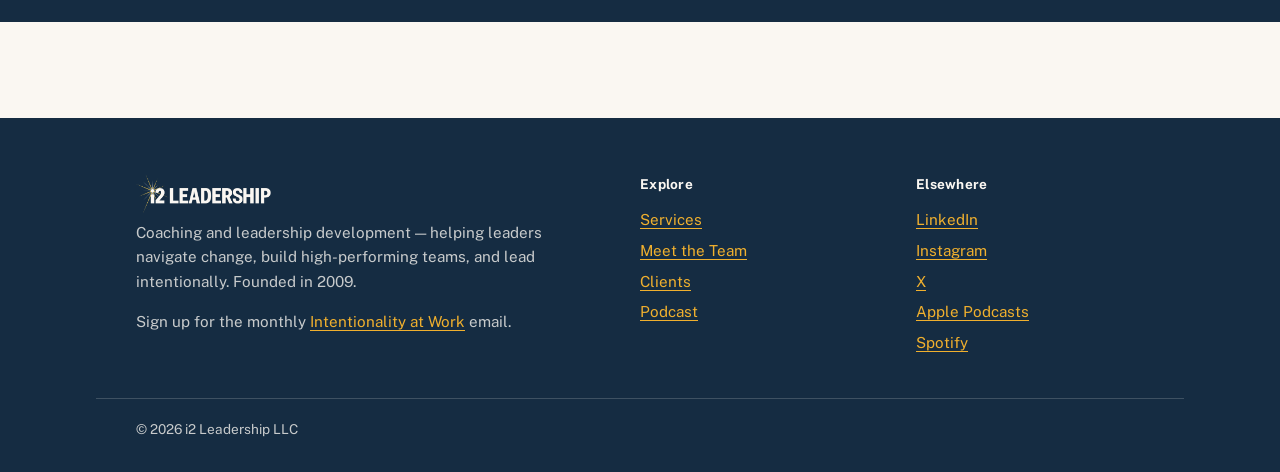
<file: executive-coaching.html>
<!DOCTYPE html>
<html lang="en">
<head>
<meta charset="utf-8">
<meta name="viewport" content="width=device-width, initial-scale=1">
<title>Executive Coaching — i2 Leadership</title>
<meta name="description" content="A six-month, evidence-based executive coaching engagement for senior leaders: 360 interviews, twice-monthly sessions, and three summit meetings.">
<link rel="icon" href="data:image/svg+xml,%3Csvg xmlns='http://www.w3.org/2000/svg' viewBox='0 0 64 64'%3E%3Crect width='64' height='64' rx='8' fill='%231D4C7C'/%3E%3Ctext x='32' y='45' font-family='Arial,sans-serif' font-weight='bold' font-size='32' fill='%23F0B02E' text-anchor='middle'%3Ei2%3C/text%3E%3C/svg%3E">
<link rel="preconnect" href="https://fonts.googleapis.com">
<link rel="preconnect" href="https://fonts.gstatic.com" crossorigin>
<link rel="stylesheet" href="https://fonts.googleapis.com/css2?family=Archivo+Black&family=Instrument+Serif:ital@0;1&family=Public+Sans:ital,wght@0,400;0,600;0,700;1,400&display=swap">
<link rel="stylesheet" href="assets/css/style.css">
</head>
<body>
<a class="skip-link" href="#main">Skip to content</a>
<header class="site-header">
  <div class="wrap header-inner">
    <a class="brand" href="index.html"><img class="brand-img" src="assets/img/logo.png" alt="i2 Leadership" height="44"></a>
    <button class="nav-toggle" aria-expanded="false" aria-controls="site-nav">Menu</button>
    <nav class="site-nav" id="site-nav" aria-label="Primary">
      <ul>
        <li><a href="index.html">Home</a></li>
        <li class="has-menu">
          <a href="services.html">Services</a>
          <ul class="submenu">
            <li><a href="executive-coaching.html" aria-current="page">Executive Coaching</a></li>
            <li><a href="team-coaching.html">Team Coaching</a></li>
            <li><a href="accelerator.html">Training</a></li>
          </ul>
        </li>
        <li><a href="team.html">Meet the Team</a></li>
        <li><a href="clients.html">Clients</a></li>
        <li><a href="podcast.html">Podcast</a></li>
        <li class="header-cta"><a class="button button--small" data-booking href="https://calendly.com/i2leadership">Book the call</a></li>
      </ul>
    </nav>
  </div>
</header>
<main id="main">

<section class="hero wrap">
  <h1>Executive Coaching</h1>
  <p class="lede">One-on-one work for senior leaders ready to grow into what&rsquo;s next.</p>
</section>

<section class="section section--tight wrap reveal">
  <p class="measure">Leadership at the senior level is complex, high-stakes, and often isolating. Our six-month engagement is a structured, strategic partnership built on evidence, with progress both you and your organization can see. Three summit meetings put the leader, sponsor, and coach at the same table at kickoff, midpoint, and close.</p>
</section>

<section class="section section--tight wrap reveal">
  <h2>How the engagement works</h2>
  <dl class="process">
    <div>
      <dt>Phase 1 &ndash; Increase self-awareness</dt>
      <dd>360 stakeholder interviews and a communication assessment establish an honest baseline.</dd>
    </div>
    <div>
      <dt>Phase 2 &ndash; Set goals</dt>
      <dd>The leader turns that data into coaching engagement goals and shares them with the sponsor.</dd>
    </div>
    <div>
      <dt>Phase 3 &ndash; Work the plan</dt>
      <dd>Twice-monthly sessions plus real-time support between them; a midpoint 360 check-in confirms what&rsquo;s changing.</dd>
    </div>
    <div>
      <dt>Phase 4 &ndash; Measure progress</dt>
      <dd>A final 360 check-in and sponsor debrief document the shift and what comes next.</dd>
    </div>
  </dl>
</section>

<section class="section section--tight wrap reveal">
  <div class="quote-rotator" data-rotator>
    <div class="rotator-quotes" aria-live="polite">
      <blockquote class="quote quote--wide is-active">
        <p>Laura&rsquo;s coaching has transformed how I lead my team and influence across the organization. We continue to work together after my initial six-month engagement. I find our monthly sessions critically important to help me focus on what is most important and have my desired leader impact.</p>
        <footer>Deborah Campbell, VP, Consumer &amp; Marketplace Insights, Verizon</footer>
      </blockquote>
      <blockquote class="quote quote--wide">
        <p>More than six years later, I continue to draw on an insight Laura shared in our coaching session that has shaped the way I lead and mentor others.</p>
        <footer>Elizabeth Vakil, Chief Product Officer, Resy</footer>
      </blockquote>
    </div>
    <div class="rotator-nav">
      <button class="rotator-btn" type="button" data-prev aria-label="Previous testimonial">&larr;</button>
      <span class="rotator-count" aria-hidden="true">1 / 2</span>
      <button class="rotator-btn" type="button" data-next aria-label="Next testimonial">&rarr;</button>
    </div>
  </div>
</section>
<section class="band band--dark cta-band reveal">
  <div class="wrap">
    <div>
      <h2>Let&rsquo;s build something together.</h2>
      <p class="lede">Every engagement we run, whether coaching, offsite or leadership training cohort, started with a 30-minute call. No pitch, just a candid conversation about your leaders and what they need next.</p>
    </div>
    <a class="button" data-booking href="https://calendly.com/i2leadership">Book the call</a>
  </div>
</section>
</main>
<footer class="site-footer">
  <div class="wrap footer-grid">
    <div>
      <p class="brand"><img class="brand-img" src="assets/img/logo-light.png" alt="i2 Leadership" height="40"></p>
      <p>Coaching and leadership development — helping leaders navigate change, build high-performing teams, and lead intentionally. Founded in 2009.</p>
      <p>Sign up for the monthly <a href="https://i2leadership.us19.list-manage.com/subscribe?id=77c70d8e36&u=aa497a169df404ef9138a8b0a">Intentionality at Work</a> email.</p>
    </div>
    <div>
      <h4>Explore</h4>
      <ul>
        <li><a href="services.html">Services</a></li>
        <li><a href="team.html">Meet the Team</a></li>
        <li><a href="clients.html">Clients</a></li>
        <li><a href="podcast.html">Podcast</a></li>
      </ul>
    </div>
    <div>
      <h4>Elsewhere</h4>
      <ul>
        <li><a href="https://www.linkedin.com/company/i2-leadership">LinkedIn</a></li>
        <li><a href="https://www.instagram.com/lauraschwarz_i2/">Instagram</a></li>
        <li><a href="https://x.com/i2leadership">X</a></li>
        <li><a href="https://podcasts.apple.com/us/podcast/mojo-mondays-bootcamp/id1522916112">Apple Podcasts</a></li>
        <li><a href="https://open.spotify.com/show/2s4wX2PV5Z8BG2bsyAXbrX">Spotify</a></li>
      </ul>
    </div>
  </div>
  <div class="wrap footer-bottom">
    <p>&copy; <span id="year">2026</span> i2 Leadership LLC</p>
  </div>
</footer>
<script src="assets/js/site.js"></script>
</body>
</html>
</file>
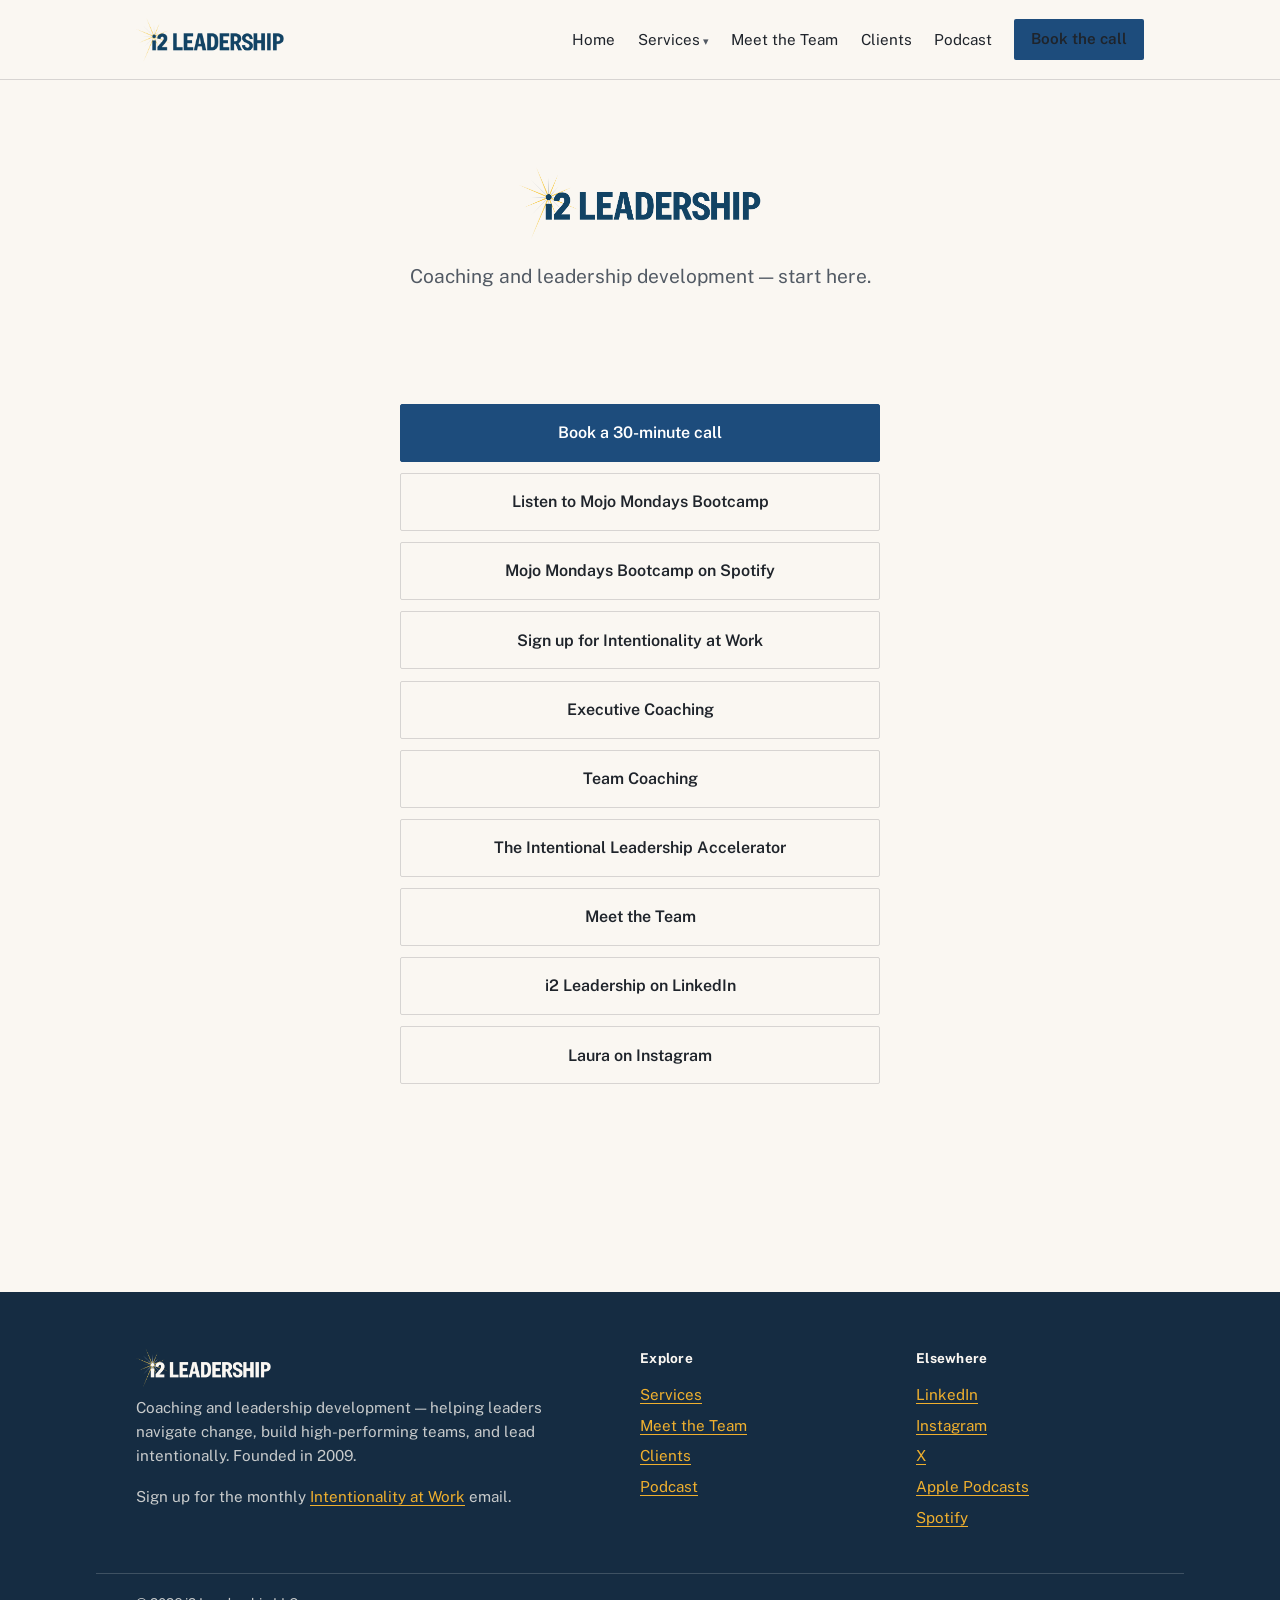
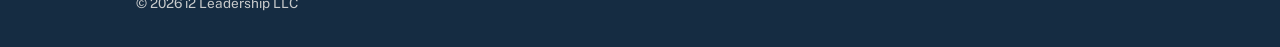
<file: links.html>
<!DOCTYPE html>
<html lang="en">
<head>
<meta charset="utf-8">
<meta name="viewport" content="width=device-width, initial-scale=1">
<title>i2 Leadership — Links</title>
<meta name="description" content="Quick links: book a call, listen to Mojo Mondays Bootcamp, sign up for Intentionality at Work.">
<meta name="robots" content="noindex">
<link rel="icon" href="data:image/svg+xml,%3Csvg xmlns='http://www.w3.org/2000/svg' viewBox='0 0 64 64'%3E%3Crect width='64' height='64' rx='8' fill='%231D4C7C'/%3E%3Ctext x='32' y='45' font-family='Arial,sans-serif' font-weight='bold' font-size='32' fill='%23F0B02E' text-anchor='middle'%3Ei2%3C/text%3E%3C/svg%3E">
<link rel="preconnect" href="https://fonts.googleapis.com">
<link rel="preconnect" href="https://fonts.gstatic.com" crossorigin>
<link rel="stylesheet" href="https://fonts.googleapis.com/css2?family=Archivo+Black&family=Instrument+Serif:ital@0;1&family=Public+Sans:ital,wght@0,400;0,600;0,700;1,400&display=swap">
<link rel="stylesheet" href="assets/css/style.css">
</head>
<body>
<a class="skip-link" href="#main">Skip to content</a>
<header class="site-header">
  <div class="wrap header-inner">
    <a class="brand" href="index.html"><img class="brand-img" src="assets/img/logo.png" alt="i2 Leadership" height="44"></a>
    <button class="nav-toggle" aria-expanded="false" aria-controls="site-nav">Menu</button>
    <nav class="site-nav" id="site-nav" aria-label="Primary">
      <ul>
        <li><a href="index.html">Home</a></li>
        <li class="has-menu">
          <a href="services.html">Services</a>
          <ul class="submenu">
            <li><a href="executive-coaching.html">Executive Coaching</a></li>
            <li><a href="team-coaching.html">Team Coaching</a></li>
            <li><a href="accelerator.html">Training</a></li>
          </ul>
        </li>
        <li><a href="team.html">Meet the Team</a></li>
        <li><a href="clients.html">Clients</a></li>
        <li><a href="podcast.html">Podcast</a></li>
        <li class="header-cta"><a class="button button--small" data-booking href="https://calendly.com/i2leadership">Book the call</a></li>
      </ul>
    </nav>
  </div>
</header>
<main id="main">

<section class="hero wrap" style="text-align:center;">
  <h1 style="margin-bottom:0.6rem;"><img class="brand-img" src="assets/img/logo.png" alt="i2 Leadership" height="72"></h1>
  <p class="lede" style="margin-inline:auto;">Coaching and leadership development — start here.</p>
</section>

<section class="section wrap">
  <ul class="linklist">
    <li><a class="is-primary" data-booking href="https://calendly.com/i2leadership">Book a 30-minute call</a></li>
    <li><a href="https://podcasts.apple.com/us/podcast/mojo-mondays-bootcamp/id1522916112">Listen to Mojo Mondays Bootcamp</a></li>
    <li><a href="https://open.spotify.com/show/2s4wX2PV5Z8BG2bsyAXbrX">Mojo Mondays Bootcamp on Spotify</a></li>
    <li><a href="https://i2leadership.us19.list-manage.com/subscribe?id=77c70d8e36&u=aa497a169df404ef9138a8b0a">Sign up for Intentionality at Work</a></li>
    <li><a href="executive-coaching.html">Executive Coaching</a></li>
    <li><a href="team-coaching.html">Team Coaching</a></li>
    <li><a href="accelerator.html">The Intentional Leadership Accelerator</a></li>
    <li><a href="team.html">Meet the Team</a></li>
    <li><a href="https://www.linkedin.com/company/i2-leadership">i2 Leadership on LinkedIn</a></li>
    <li><a href="https://www.instagram.com/lauraschwarz_i2/">Laura on Instagram</a></li>
  </ul>
</section>
</main>
<footer class="site-footer">
  <div class="wrap footer-grid">
    <div>
      <p class="brand"><img class="brand-img" src="assets/img/logo-light.png" alt="i2 Leadership" height="40"></p>
      <p>Coaching and leadership development — helping leaders navigate change, build high-performing teams, and lead intentionally. Founded in 2009.</p>
      <p>Sign up for the monthly <a href="https://i2leadership.us19.list-manage.com/subscribe?id=77c70d8e36&u=aa497a169df404ef9138a8b0a">Intentionality at Work</a> email.</p>
    </div>
    <div>
      <h4>Explore</h4>
      <ul>
        <li><a href="services.html">Services</a></li>
        <li><a href="team.html">Meet the Team</a></li>
        <li><a href="clients.html">Clients</a></li>
        <li><a href="podcast.html">Podcast</a></li>
      </ul>
    </div>
    <div>
      <h4>Elsewhere</h4>
      <ul>
        <li><a href="https://www.linkedin.com/company/i2-leadership">LinkedIn</a></li>
        <li><a href="https://www.instagram.com/lauraschwarz_i2/">Instagram</a></li>
        <li><a href="https://x.com/i2leadership">X</a></li>
        <li><a href="https://podcasts.apple.com/us/podcast/mojo-mondays-bootcamp/id1522916112">Apple Podcasts</a></li>
        <li><a href="https://open.spotify.com/show/2s4wX2PV5Z8BG2bsyAXbrX">Spotify</a></li>
      </ul>
    </div>
  </div>
  <div class="wrap footer-bottom">
    <p>&copy; <span id="year">2026</span> i2 Leadership LLC</p>
  </div>
</footer>
<script src="assets/js/site.js"></script>
</body>
</html>
</file>
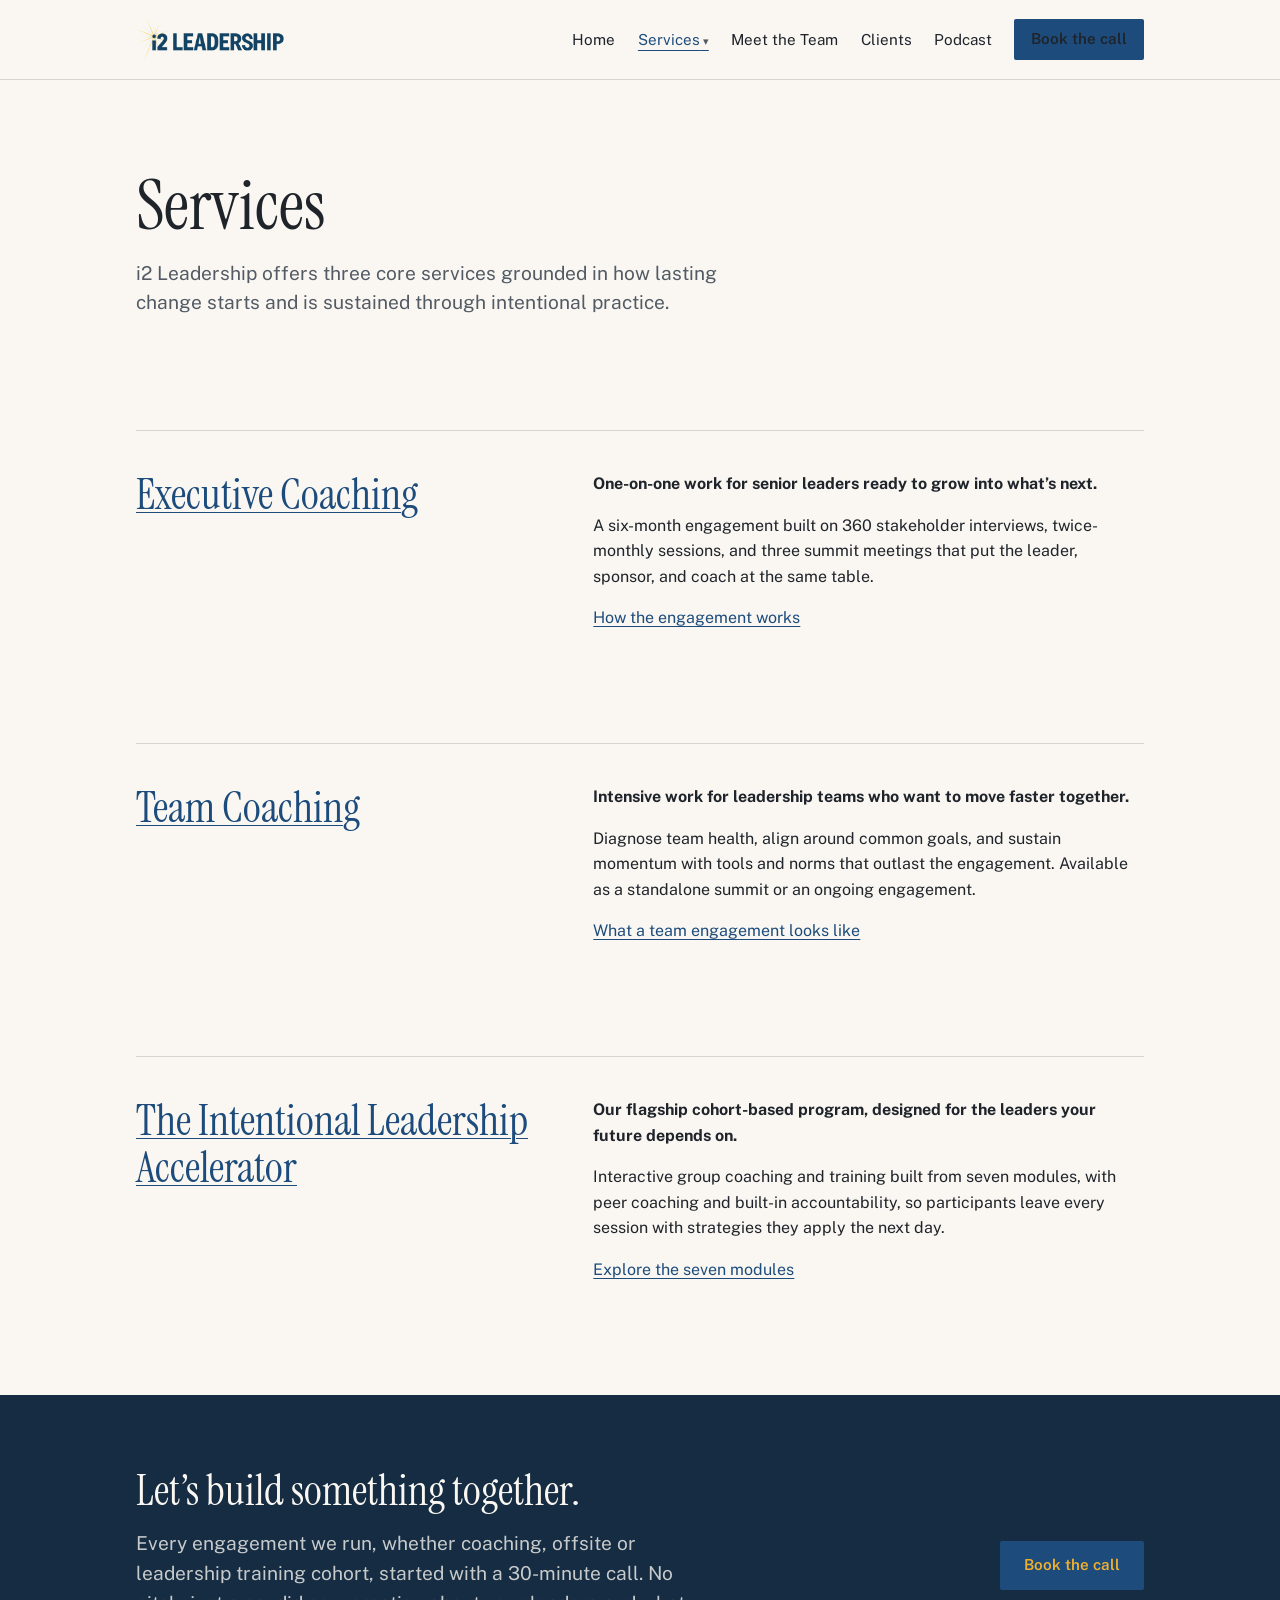
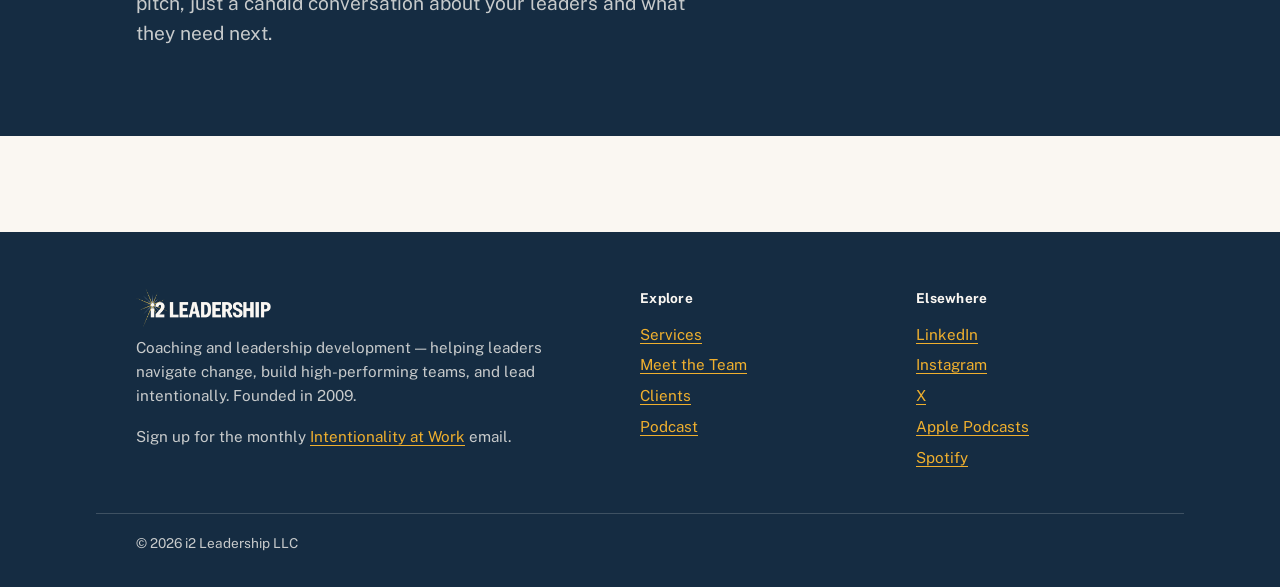
<file: services.html>
<!DOCTYPE html>
<html lang="en">
<head>
<meta charset="utf-8">
<meta name="viewport" content="width=device-width, initial-scale=1">
<title>Services — i2 Leadership</title>
<meta name="description" content="Executive coaching, team coaching, and the Intentional Leadership Accelerator — three core services grounded in intentional practice.">
<link rel="icon" href="data:image/svg+xml,%3Csvg xmlns='http://www.w3.org/2000/svg' viewBox='0 0 64 64'%3E%3Crect width='64' height='64' rx='8' fill='%231D4C7C'/%3E%3Ctext x='32' y='45' font-family='Arial,sans-serif' font-weight='bold' font-size='32' fill='%23F0B02E' text-anchor='middle'%3Ei2%3C/text%3E%3C/svg%3E">
<link rel="preconnect" href="https://fonts.googleapis.com">
<link rel="preconnect" href="https://fonts.gstatic.com" crossorigin>
<link rel="stylesheet" href="https://fonts.googleapis.com/css2?family=Archivo+Black&family=Instrument+Serif:ital@0;1&family=Public+Sans:ital,wght@0,400;0,600;0,700;1,400&display=swap">
<link rel="stylesheet" href="assets/css/style.css">
</head>
<body>
<a class="skip-link" href="#main">Skip to content</a>
<header class="site-header">
  <div class="wrap header-inner">
    <a class="brand" href="index.html"><img class="brand-img" src="assets/img/logo.png" alt="i2 Leadership" height="44"></a>
    <button class="nav-toggle" aria-expanded="false" aria-controls="site-nav">Menu</button>
    <nav class="site-nav" id="site-nav" aria-label="Primary">
      <ul>
        <li><a href="index.html">Home</a></li>
        <li class="has-menu">
          <a href="services.html" aria-current="page">Services</a>
          <ul class="submenu">
            <li><a href="executive-coaching.html">Executive Coaching</a></li>
            <li><a href="team-coaching.html">Team Coaching</a></li>
            <li><a href="accelerator.html">Training</a></li>
          </ul>
        </li>
        <li><a href="team.html">Meet the Team</a></li>
        <li><a href="clients.html">Clients</a></li>
        <li><a href="podcast.html">Podcast</a></li>
        <li class="header-cta"><a class="button button--small" data-booking href="https://calendly.com/i2leadership">Book the call</a></li>
      </ul>
    </nav>
  </div>
</header>
<main id="main">

<section class="hero wrap">
  <h1>Services</h1>
  <p class="lede">i2 Leadership offers three core services grounded in how lasting change starts and is sustained through intentional practice.</p>
</section>

<section class="section wrap">
  <article class="home-service reveal">
    <div class="home-service-head">
      <h2><a href="executive-coaching.html">Executive Coaching</a></h2>
    </div>
    <div class="home-service-body">
      <p><strong>One-on-one work for senior leaders ready to grow into what&rsquo;s next.</strong></p>
      <p>A six-month engagement built on 360 stakeholder interviews, twice-monthly sessions, and three summit meetings that put the leader, sponsor, and coach at the same table.</p>
      <p><a href="executive-coaching.html">How the engagement works</a></p>
    </div>
  </article>

  <article class="home-service reveal">
    <div class="home-service-head">
      <h2><a href="team-coaching.html">Team Coaching</a></h2>
    </div>
    <div class="home-service-body">
      <p><strong>Intensive work for leadership teams who want to move faster together.</strong></p>
      <p>Diagnose team health, align around common goals, and sustain momentum with tools and norms that outlast the engagement. Available as a standalone summit or an ongoing engagement.</p>
      <p><a href="team-coaching.html">What a team engagement looks like</a></p>
    </div>
  </article>

  <article class="home-service reveal">
    <div class="home-service-head">
      <h2><a href="accelerator.html">The Intentional Leadership Accelerator</a></h2>
    </div>
    <div class="home-service-body">
      <p><strong>Our flagship cohort-based program, designed for the leaders your future depends on.</strong></p>
      <p>Interactive group coaching and training built from seven modules, with peer coaching and built-in accountability, so participants leave every session with strategies they apply the next day.</p>
      <p><a href="accelerator.html">Explore the seven modules</a></p>
    </div>
  </article>
</section>
<section class="band band--dark cta-band reveal">
  <div class="wrap">
    <div>
      <h2>Let&rsquo;s build something together.</h2>
      <p class="lede">Every engagement we run, whether coaching, offsite or leadership training cohort, started with a 30-minute call. No pitch, just a candid conversation about your leaders and what they need next.</p>
    </div>
    <a class="button" data-booking href="https://calendly.com/i2leadership">Book the call</a>
  </div>
</section>
</main>
<footer class="site-footer">
  <div class="wrap footer-grid">
    <div>
      <p class="brand"><img class="brand-img" src="assets/img/logo-light.png" alt="i2 Leadership" height="40"></p>
      <p>Coaching and leadership development — helping leaders navigate change, build high-performing teams, and lead intentionally. Founded in 2009.</p>
      <p>Sign up for the monthly <a href="https://i2leadership.us19.list-manage.com/subscribe?id=77c70d8e36&u=aa497a169df404ef9138a8b0a">Intentionality at Work</a> email.</p>
    </div>
    <div>
      <h4>Explore</h4>
      <ul>
        <li><a href="services.html">Services</a></li>
        <li><a href="team.html">Meet the Team</a></li>
        <li><a href="clients.html">Clients</a></li>
        <li><a href="podcast.html">Podcast</a></li>
      </ul>
    </div>
    <div>
      <h4>Elsewhere</h4>
      <ul>
        <li><a href="https://www.linkedin.com/company/i2-leadership">LinkedIn</a></li>
        <li><a href="https://www.instagram.com/lauraschwarz_i2/">Instagram</a></li>
        <li><a href="https://x.com/i2leadership">X</a></li>
        <li><a href="https://podcasts.apple.com/us/podcast/mojo-mondays-bootcamp/id1522916112">Apple Podcasts</a></li>
        <li><a href="https://open.spotify.com/show/2s4wX2PV5Z8BG2bsyAXbrX">Spotify</a></li>
      </ul>
    </div>
  </div>
  <div class="wrap footer-bottom">
    <p>&copy; <span id="year">2026</span> i2 Leadership LLC</p>
  </div>
</footer>
<script src="assets/js/site.js"></script>
</body>
</html>
</file>
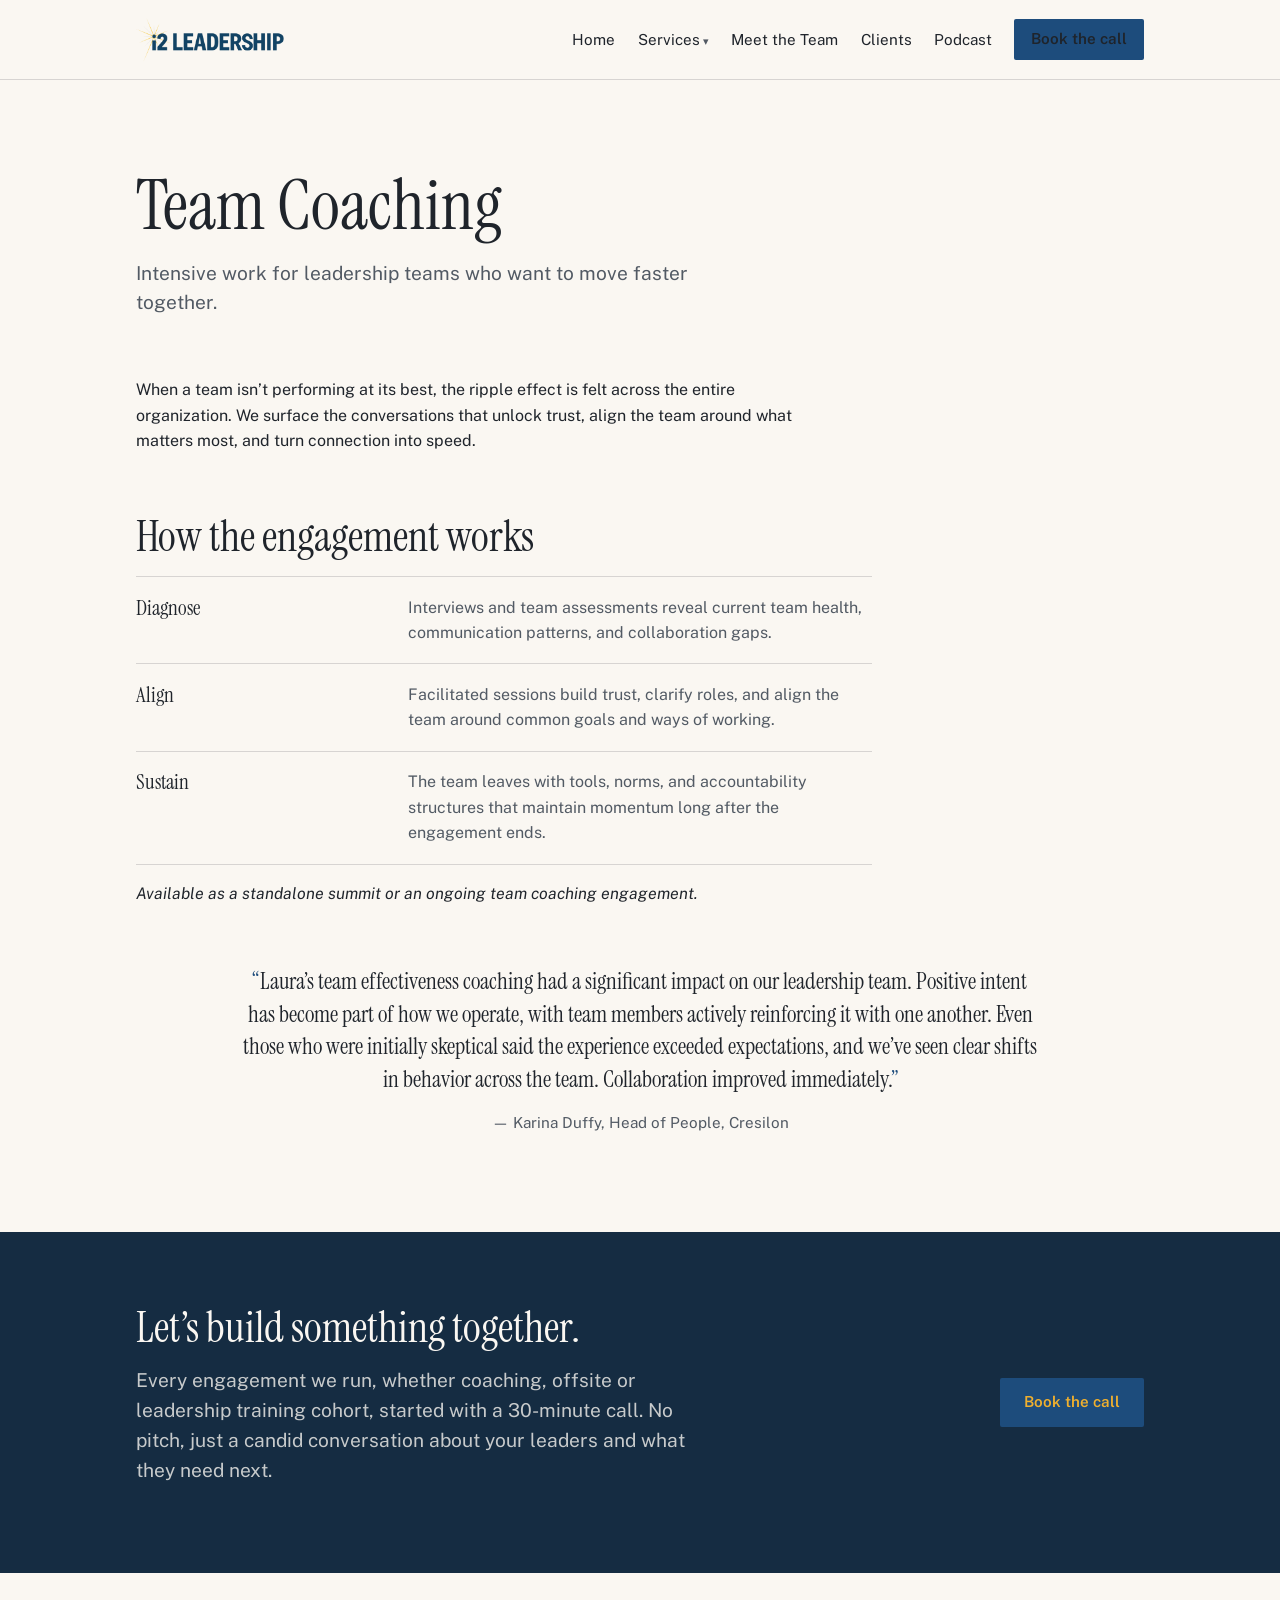
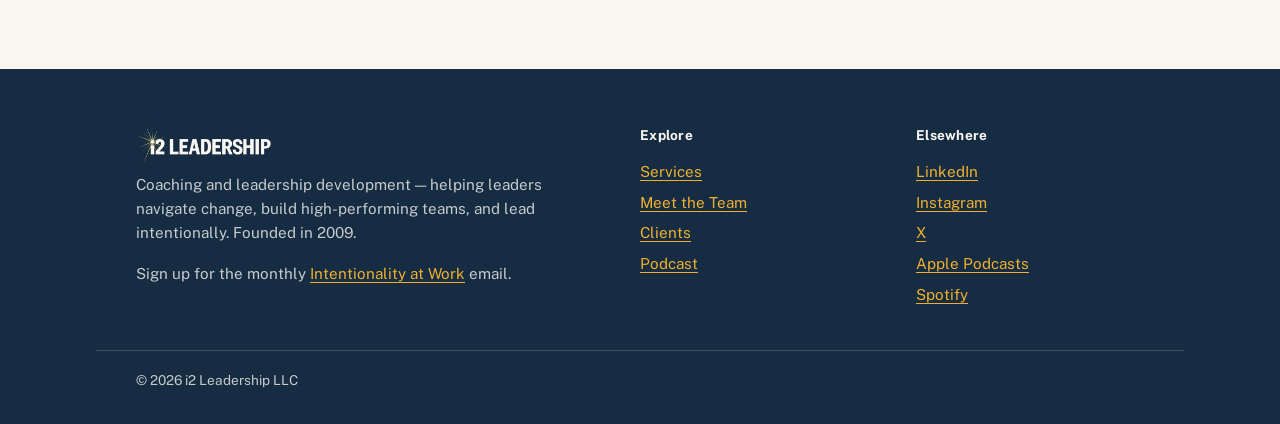
<file: team-coaching.html>
<!DOCTYPE html>
<html lang="en">
<head>
<meta charset="utf-8">
<meta name="viewport" content="width=device-width, initial-scale=1">
<title>Team Coaching — i2 Leadership</title>
<meta name="description" content="Intensive coaching for leadership teams: diagnose team health, align around common goals, and sustain momentum after the engagement ends.">
<link rel="icon" href="data:image/svg+xml,%3Csvg xmlns='http://www.w3.org/2000/svg' viewBox='0 0 64 64'%3E%3Crect width='64' height='64' rx='8' fill='%231D4C7C'/%3E%3Ctext x='32' y='45' font-family='Arial,sans-serif' font-weight='bold' font-size='32' fill='%23F0B02E' text-anchor='middle'%3Ei2%3C/text%3E%3C/svg%3E">
<link rel="preconnect" href="https://fonts.googleapis.com">
<link rel="preconnect" href="https://fonts.gstatic.com" crossorigin>
<link rel="stylesheet" href="https://fonts.googleapis.com/css2?family=Archivo+Black&family=Instrument+Serif:ital@0;1&family=Public+Sans:ital,wght@0,400;0,600;0,700;1,400&display=swap">
<link rel="stylesheet" href="assets/css/style.css">
</head>
<body>
<a class="skip-link" href="#main">Skip to content</a>
<header class="site-header">
  <div class="wrap header-inner">
    <a class="brand" href="index.html"><img class="brand-img" src="assets/img/logo.png" alt="i2 Leadership" height="44"></a>
    <button class="nav-toggle" aria-expanded="false" aria-controls="site-nav">Menu</button>
    <nav class="site-nav" id="site-nav" aria-label="Primary">
      <ul>
        <li><a href="index.html">Home</a></li>
        <li class="has-menu">
          <a href="services.html">Services</a>
          <ul class="submenu">
            <li><a href="executive-coaching.html">Executive Coaching</a></li>
            <li><a href="team-coaching.html" aria-current="page">Team Coaching</a></li>
            <li><a href="accelerator.html">Training</a></li>
          </ul>
        </li>
        <li><a href="team.html">Meet the Team</a></li>
        <li><a href="clients.html">Clients</a></li>
        <li><a href="podcast.html">Podcast</a></li>
        <li class="header-cta"><a class="button button--small" data-booking href="https://calendly.com/i2leadership">Book the call</a></li>
      </ul>
    </nav>
  </div>
</header>
<main id="main">

<section class="hero wrap">
  <h1>Team Coaching</h1>
  <p class="lede">Intensive work for leadership teams who want to move faster together.</p>
</section>

<section class="section section--tight wrap reveal">
  <p class="measure">When a team isn&rsquo;t performing at its best, the ripple effect is felt across the entire organization. We surface the conversations that unlock trust, align the team around what matters most, and turn connection into speed.</p>
</section>

<section class="section section--tight wrap reveal">
  <h2>How the engagement works</h2>
  <dl class="process">
    <div>
      <dt>Diagnose</dt>
      <dd>Interviews and team assessments reveal current team health, communication patterns, and collaboration gaps.</dd>
    </div>
    <div>
      <dt>Align</dt>
      <dd>Facilitated sessions build trust, clarify roles, and align the team around common goals and ways of working.</dd>
    </div>
    <div>
      <dt>Sustain</dt>
      <dd>The team leaves with tools, norms, and accountability structures that maintain momentum long after the engagement ends.</dd>
    </div>
  </dl>
  <p class="measure"><em>Available as a standalone summit or an ongoing team coaching engagement.</em></p>
</section>

<section class="section section--tight wrap reveal">
  <blockquote class="quote quote--wide">
    <p>Laura&rsquo;s team effectiveness coaching had a significant impact on our leadership team. Positive intent has become part of how we operate, with team members actively reinforcing it with one another. Even those who were initially skeptical said the experience exceeded expectations, and we&rsquo;ve seen clear shifts in behavior across the team. Collaboration improved immediately.</p>
    <footer>Karina Duffy, Head of People, Cresilon</footer>
  </blockquote>
</section>
<section class="band band--dark cta-band reveal">
  <div class="wrap">
    <div>
      <h2>Let&rsquo;s build something together.</h2>
      <p class="lede">Every engagement we run, whether coaching, offsite or leadership training cohort, started with a 30-minute call. No pitch, just a candid conversation about your leaders and what they need next.</p>
    </div>
    <a class="button" data-booking href="https://calendly.com/i2leadership">Book the call</a>
  </div>
</section>
</main>
<footer class="site-footer">
  <div class="wrap footer-grid">
    <div>
      <p class="brand"><img class="brand-img" src="assets/img/logo-light.png" alt="i2 Leadership" height="40"></p>
      <p>Coaching and leadership development — helping leaders navigate change, build high-performing teams, and lead intentionally. Founded in 2009.</p>
      <p>Sign up for the monthly <a href="https://i2leadership.us19.list-manage.com/subscribe?id=77c70d8e36&u=aa497a169df404ef9138a8b0a">Intentionality at Work</a> email.</p>
    </div>
    <div>
      <h4>Explore</h4>
      <ul>
        <li><a href="services.html">Services</a></li>
        <li><a href="team.html">Meet the Team</a></li>
        <li><a href="clients.html">Clients</a></li>
        <li><a href="podcast.html">Podcast</a></li>
      </ul>
    </div>
    <div>
      <h4>Elsewhere</h4>
      <ul>
        <li><a href="https://www.linkedin.com/company/i2-leadership">LinkedIn</a></li>
        <li><a href="https://www.instagram.com/lauraschwarz_i2/">Instagram</a></li>
        <li><a href="https://x.com/i2leadership">X</a></li>
        <li><a href="https://podcasts.apple.com/us/podcast/mojo-mondays-bootcamp/id1522916112">Apple Podcasts</a></li>
        <li><a href="https://open.spotify.com/show/2s4wX2PV5Z8BG2bsyAXbrX">Spotify</a></li>
      </ul>
    </div>
  </div>
  <div class="wrap footer-bottom">
    <p>&copy; <span id="year">2026</span> i2 Leadership LLC</p>
  </div>
</footer>
<script src="assets/js/site.js"></script>
</body>
</html>
</file>
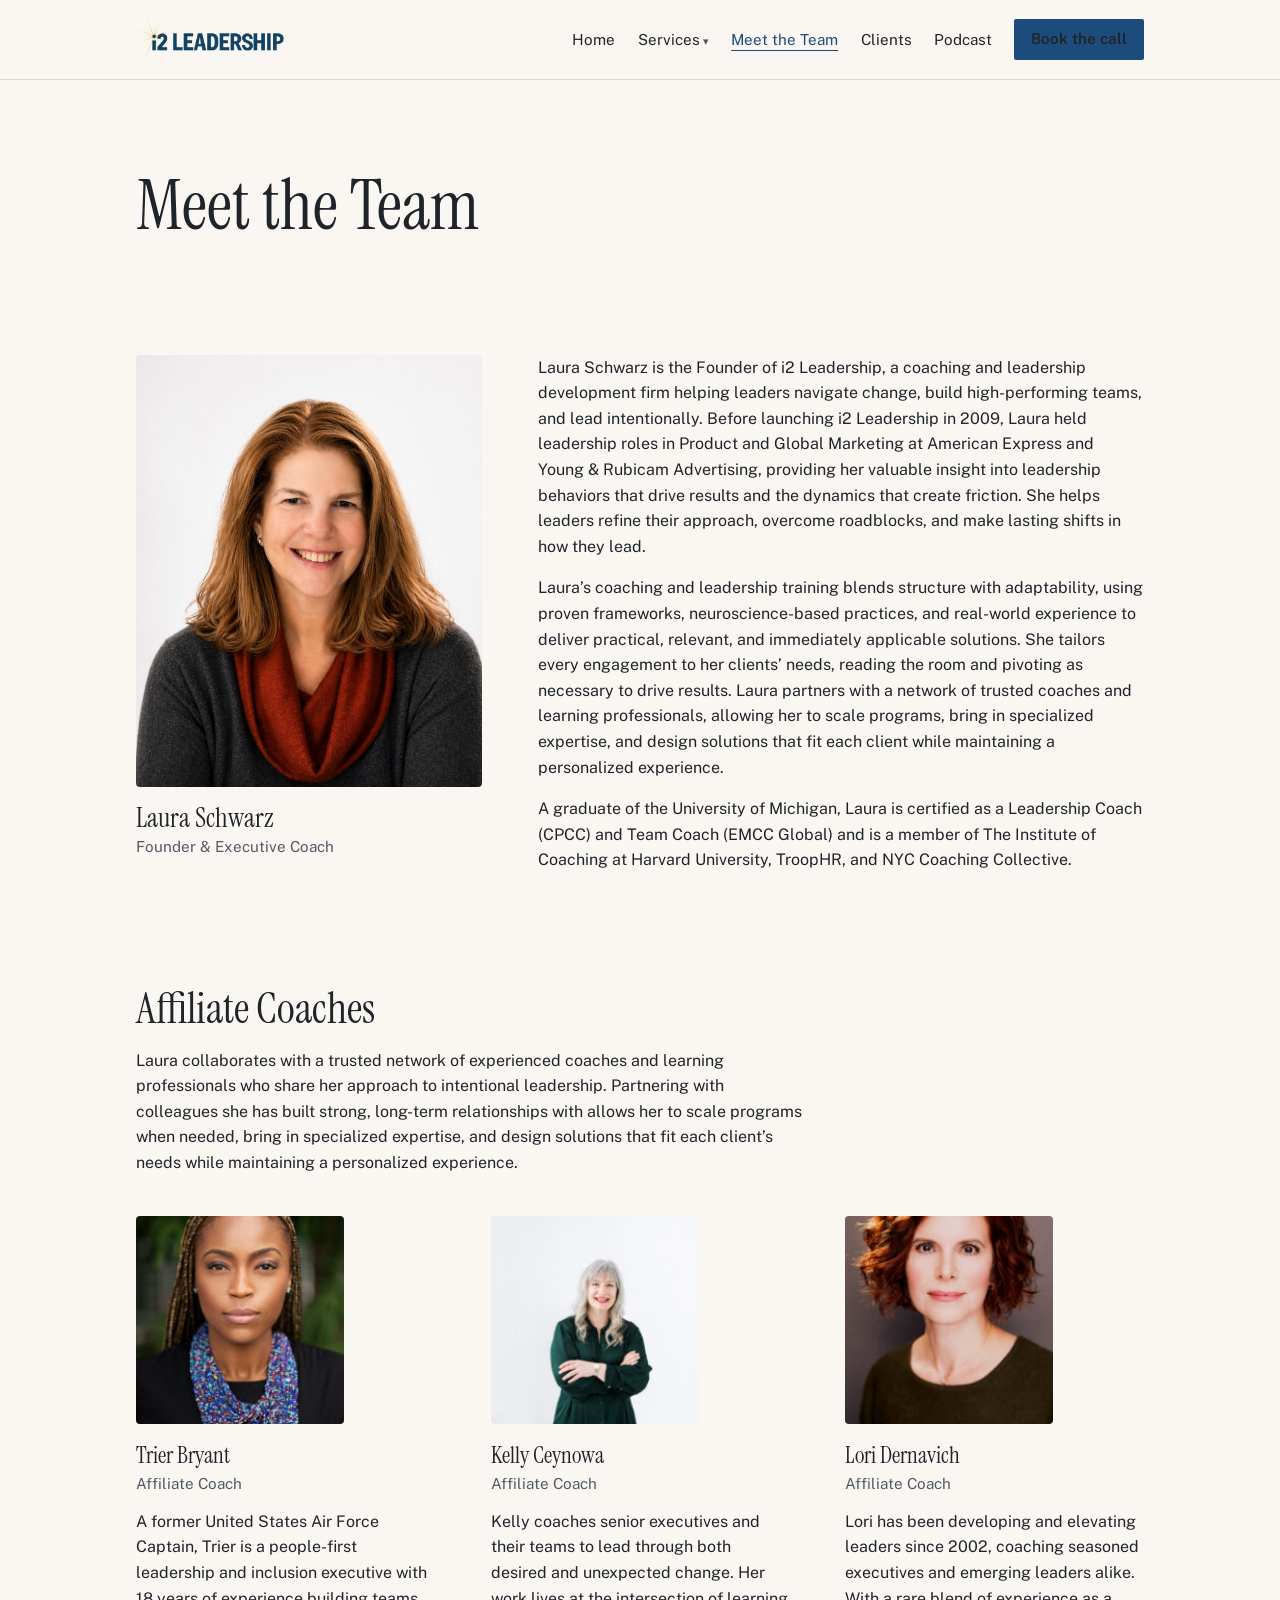
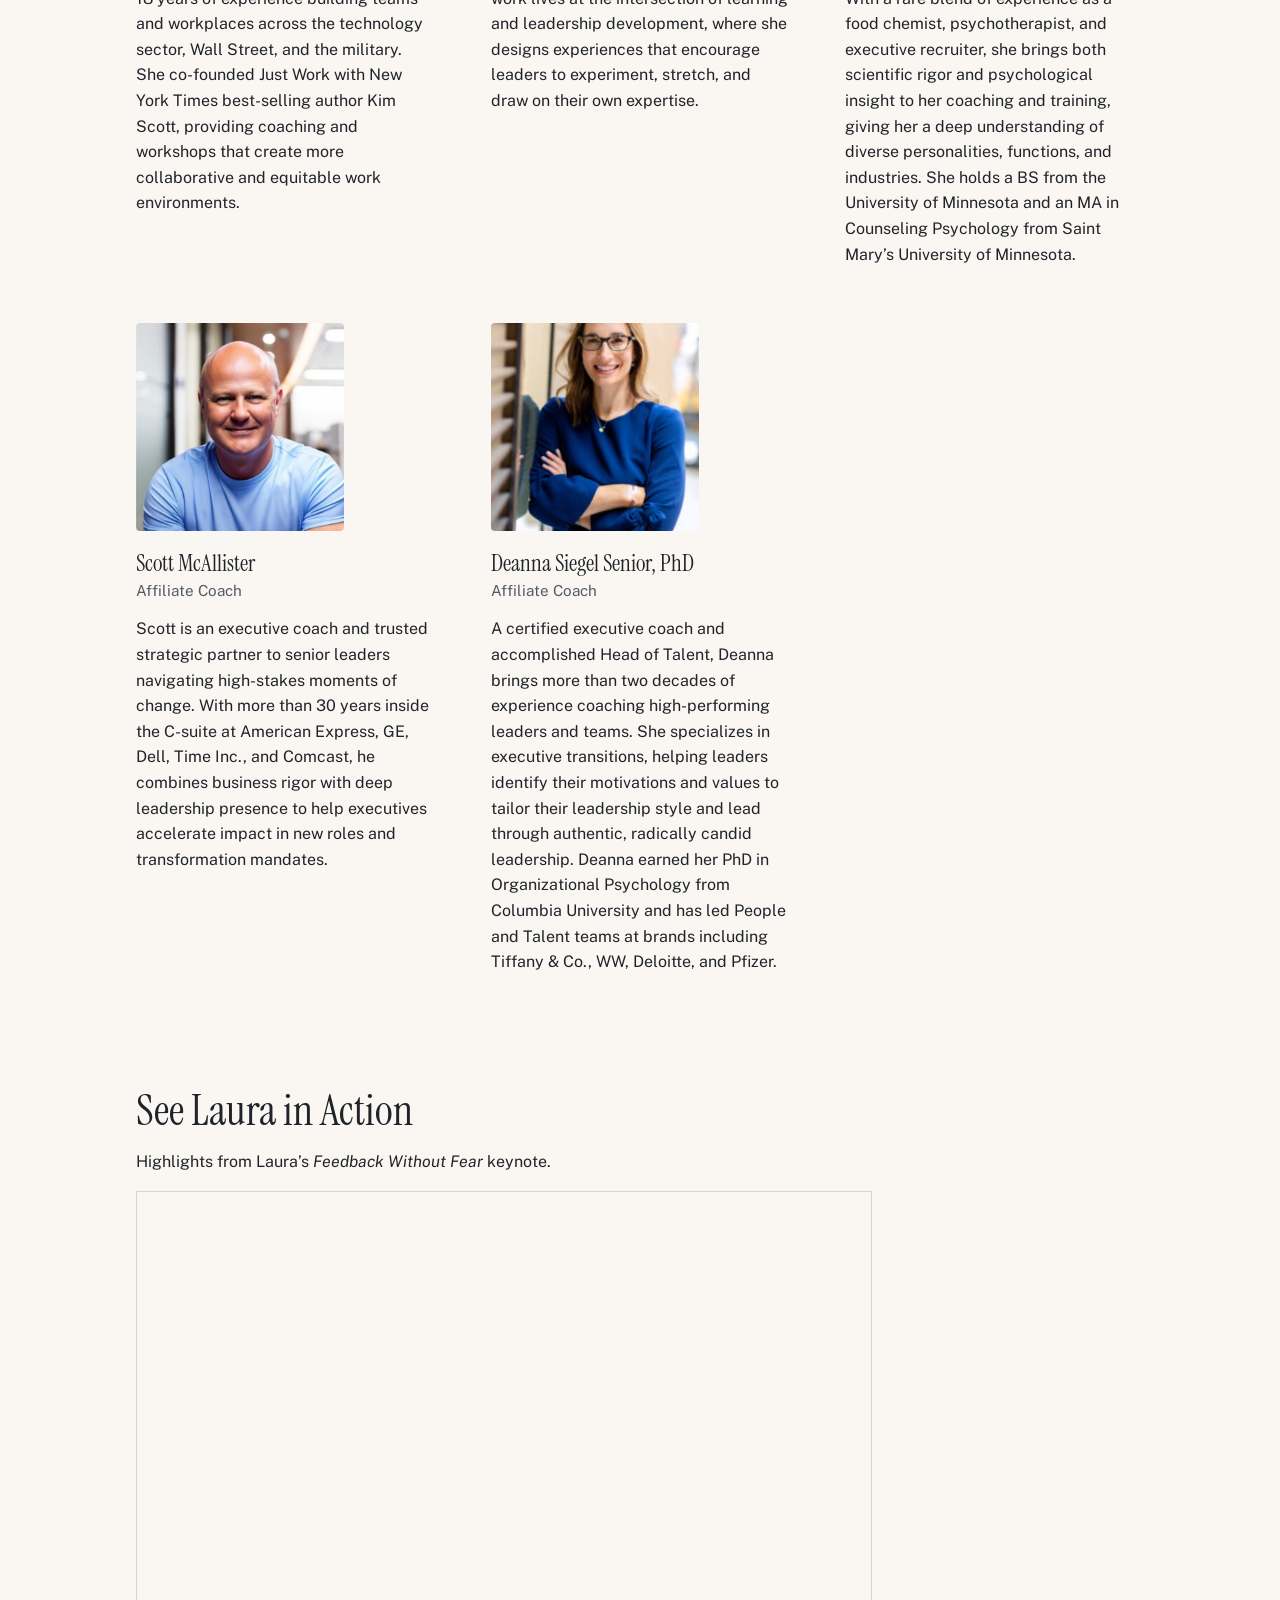
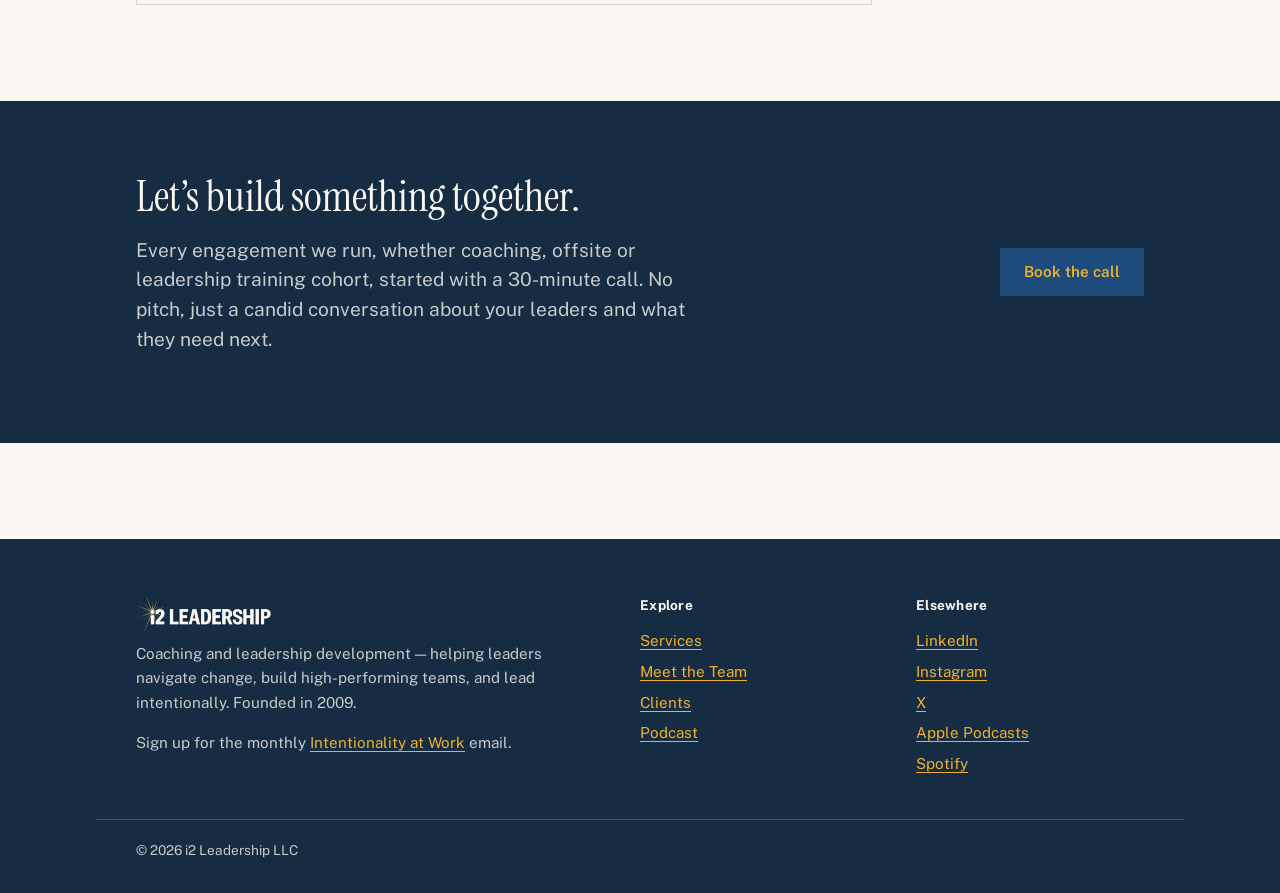
<file: team.html>
<!DOCTYPE html>
<html lang="en">
<head>
<meta charset="utf-8">
<meta name="viewport" content="width=device-width, initial-scale=1">
<title>Meet the Team — i2 Leadership</title>
<meta name="description" content="Laura Schwarz, Founder & Executive Coach, and the affiliate coaches of i2 Leadership.">
<link rel="icon" href="data:image/svg+xml,%3Csvg xmlns='http://www.w3.org/2000/svg' viewBox='0 0 64 64'%3E%3Crect width='64' height='64' rx='8' fill='%231D4C7C'/%3E%3Ctext x='32' y='45' font-family='Arial,sans-serif' font-weight='bold' font-size='32' fill='%23F0B02E' text-anchor='middle'%3Ei2%3C/text%3E%3C/svg%3E">
<link rel="preconnect" href="https://fonts.googleapis.com">
<link rel="preconnect" href="https://fonts.gstatic.com" crossorigin>
<link rel="stylesheet" href="https://fonts.googleapis.com/css2?family=Archivo+Black&family=Instrument+Serif:ital@0;1&family=Public+Sans:ital,wght@0,400;0,600;0,700;1,400&display=swap">
<link rel="stylesheet" href="assets/css/style.css">
</head>
<body>
<a class="skip-link" href="#main">Skip to content</a>
<header class="site-header">
  <div class="wrap header-inner">
    <a class="brand" href="index.html"><img class="brand-img" src="assets/img/logo.png" alt="i2 Leadership" height="44"></a>
    <button class="nav-toggle" aria-expanded="false" aria-controls="site-nav">Menu</button>
    <nav class="site-nav" id="site-nav" aria-label="Primary">
      <ul>
        <li><a href="index.html">Home</a></li>
        <li class="has-menu">
          <a href="services.html">Services</a>
          <ul class="submenu">
            <li><a href="executive-coaching.html">Executive Coaching</a></li>
            <li><a href="team-coaching.html">Team Coaching</a></li>
            <li><a href="accelerator.html">Training</a></li>
          </ul>
        </li>
        <li><a href="team.html" aria-current="page">Meet the Team</a></li>
        <li><a href="clients.html">Clients</a></li>
        <li><a href="podcast.html">Podcast</a></li>
        <li class="header-cta"><a class="button button--small" data-booking href="https://calendly.com/i2leadership">Book the call</a></li>
      </ul>
    </nav>
  </div>
</header>
<main id="main">

<section class="hero wrap">
  <h1>Meet the Team</h1>
</section>

<section class="section wrap reveal">
  <article class="person person--laura">
    <figure>
      <img src="assets/img/laura.jpg" alt="Laura Schwarz, Founder of i2 Leadership"
           onerror="this.closest('.person--laura').classList.add('no-photo')">
      <figcaption>
        <h2>Laura Schwarz</h2>
        <p class="role">Founder &amp; Executive Coach</p>
      </figcaption>
    </figure>
    <div class="person-bio">
    <p>Laura Schwarz is the Founder of i2 Leadership, a coaching and leadership development firm helping leaders navigate change, build high-performing teams, and lead intentionally. Before launching i2 Leadership in 2009, Laura held leadership roles in Product and Global Marketing at American Express and Young &amp; Rubicam Advertising, providing her valuable insight into leadership behaviors that drive results and the dynamics that create friction. She helps leaders refine their approach, overcome roadblocks, and make lasting shifts in how they lead.</p>
    <p>Laura&rsquo;s coaching and leadership training blends structure with adaptability, using proven frameworks, neuroscience-based practices, and real-world experience to deliver practical, relevant, and immediately applicable solutions. She tailors every engagement to her clients&rsquo; needs, reading the room and pivoting as necessary to drive results. Laura partners with a network of trusted coaches and learning professionals, allowing her to scale programs, bring in specialized expertise, and design solutions that fit each client while maintaining a personalized experience.</p>
    <p>A graduate of the University of Michigan, Laura is certified as a Leadership Coach (CPCC) and Team Coach (EMCC Global) and is a member of The Institute of Coaching at Harvard University, TroopHR, and NYC Coaching Collective.</p>
    </div>
  </article>
</section>

<section class="section wrap reveal">
  <h2>Affiliate Coaches</h2>
  <p class="measure">Laura collaborates with a trusted network of experienced coaches and learning professionals who share her approach to intentional leadership. Partnering with colleagues she has built strong, long-term relationships with allows her to scale programs when needed, bring in specialized expertise, and design solutions that fit each client&rsquo;s needs while maintaining a personalized experience.</p>
  <div class="affiliates">
    <article class="person person--coach">
      <figure>
        <img src="assets/img/coaches/trier-bryant.jpg" alt="Trier Bryant, Affiliate Coach"
             onerror="this.closest('.person--coach').classList.add('no-photo')">
      </figure>
      <h3>Trier Bryant</h3>
      <p class="role">Affiliate Coach</p>
      <p>A former United States Air Force Captain, Trier is a people-first leadership and inclusion executive with 18 years of experience building teams and workplaces across the technology sector, Wall Street, and the military. She co-founded Just Work with New York Times best-selling author Kim Scott, providing coaching and workshops that create more collaborative and equitable work environments.</p>
    </article>
    <article class="person person--coach">
      <figure>
        <img src="assets/img/coaches/kelly-ceynowa.jpg" alt="Kelly Ceynowa, Affiliate Coach"
             onerror="this.closest('.person--coach').classList.add('no-photo')">
      </figure>
      <h3>Kelly Ceynowa</h3>
      <p class="role">Affiliate Coach</p>
      <p>Kelly coaches senior executives and their teams to lead through both desired and unexpected change. Her work lives at the intersection of learning and leadership development, where she designs experiences that encourage leaders to experiment, stretch, and draw on their own expertise.</p>
    </article>
    <article class="person person--coach">
      <figure>
        <img src="assets/img/coaches/lori-dernavich.jpg" alt="Lori Dernavich, Affiliate Coach"
             onerror="this.closest('.person--coach').classList.add('no-photo')">
      </figure>
      <h3>Lori Dernavich</h3>
      <p class="role">Affiliate Coach</p>
      <p>Lori has been developing and elevating leaders since 2002, coaching seasoned executives and emerging leaders alike. With a rare blend of experience as a food chemist, psychotherapist, and executive recruiter, she brings both scientific rigor and psychological insight to her coaching and training, giving her a deep understanding of diverse personalities, functions, and industries. She holds a BS from the University of Minnesota and an MA in Counseling Psychology from Saint Mary&rsquo;s University of Minnesota.</p>
    </article>
    <article class="person person--coach">
      <figure>
        <img src="assets/img/coaches/scott-mcallister.jpg" alt="Scott McAllister, Affiliate Coach"
             onerror="this.closest('.person--coach').classList.add('no-photo')">
      </figure>
      <h3>Scott McAllister</h3>
      <p class="role">Affiliate Coach</p>
      <p>Scott is an executive coach and trusted strategic partner to senior leaders navigating high-stakes moments of change. With more than 30 years inside the C-suite at American Express, GE, Dell, Time Inc., and Comcast, he combines business rigor with deep leadership presence to help executives accelerate impact in new roles and transformation mandates.</p>
    </article>
    <article class="person person--coach">
      <figure>
        <img src="assets/img/coaches/deanna-siegel-senior.jpg" alt="Deanna Siegel Senior, PhD, Affiliate Coach"
             onerror="this.closest('.person--coach').classList.add('no-photo')">
      </figure>
      <h3>Deanna Siegel Senior, PhD</h3>
      <p class="role">Affiliate Coach</p>
      <p>A certified executive coach and accomplished Head of Talent, Deanna brings more than two decades of experience coaching high-performing leaders and teams. She specializes in executive transitions, helping leaders identify their motivations and values to tailor their leadership style and lead through authentic, radically candid leadership. Deanna earned her PhD in Organizational Psychology from Columbia University and has led People and Talent teams at brands including Tiffany &amp; Co., WW, Deloitte, and Pfizer.</p>
    </article>
  </div>
</section>

<section class="section wrap reveal">
  <h2>See Laura in Action</h2>
  <p class="measure">Highlights from Laura&rsquo;s <em>Feedback Without Fear</em> keynote.</p>
  <div class="video-frame">
    <iframe src="https://www.youtube-nocookie.com/embed/GSnOofM2Q1g" title="Feedback tips from Laura Schwarz — i2 Leadership" loading="lazy" allowfullscreen allow="accelerometer; encrypted-media; picture-in-picture"></iframe>
  </div>
</section>
<section class="band band--dark cta-band reveal">
  <div class="wrap">
    <div>
      <h2>Let&rsquo;s build something together.</h2>
      <p class="lede">Every engagement we run, whether coaching, offsite or leadership training cohort, started with a 30-minute call. No pitch, just a candid conversation about your leaders and what they need next.</p>
    </div>
    <a class="button" data-booking href="https://calendly.com/i2leadership">Book the call</a>
  </div>
</section>
</main>
<footer class="site-footer">
  <div class="wrap footer-grid">
    <div>
      <p class="brand"><img class="brand-img" src="assets/img/logo-light.png" alt="i2 Leadership" height="40"></p>
      <p>Coaching and leadership development — helping leaders navigate change, build high-performing teams, and lead intentionally. Founded in 2009.</p>
      <p>Sign up for the monthly <a href="https://i2leadership.us19.list-manage.com/subscribe?id=77c70d8e36&u=aa497a169df404ef9138a8b0a">Intentionality at Work</a> email.</p>
    </div>
    <div>
      <h4>Explore</h4>
      <ul>
        <li><a href="services.html">Services</a></li>
        <li><a href="team.html">Meet the Team</a></li>
        <li><a href="clients.html">Clients</a></li>
        <li><a href="podcast.html">Podcast</a></li>
      </ul>
    </div>
    <div>
      <h4>Elsewhere</h4>
      <ul>
        <li><a href="https://www.linkedin.com/company/i2-leadership">LinkedIn</a></li>
        <li><a href="https://www.instagram.com/lauraschwarz_i2/">Instagram</a></li>
        <li><a href="https://x.com/i2leadership">X</a></li>
        <li><a href="https://podcasts.apple.com/us/podcast/mojo-mondays-bootcamp/id1522916112">Apple Podcasts</a></li>
        <li><a href="https://open.spotify.com/show/2s4wX2PV5Z8BG2bsyAXbrX">Spotify</a></li>
      </ul>
    </div>
  </div>
  <div class="wrap footer-bottom">
    <p>&copy; <span id="year">2026</span> i2 Leadership LLC</p>
  </div>
</footer>
<script src="assets/js/site.js"></script>
</body>
</html>
</file>
<file: assets/css/style.css>
/* i2 Leadership — style.css
   Display: Instrument Serif · Body: Public Sans · Brand lockup: Archivo Black
   Accent token: --accent (brand navy from the i2 logo); --gold is the
   logo starburst and is decorative only (never body text on paper). */

:root {
  --paper: #FAF7F2;
  --ink: #1F242B;
  --ink-soft: #525A64;
  --accent: #1D4C7C;            /* brand navy — 8.3:1 on paper, 8.8:1 under white text */
  --accent-on-dark: #F0B02E;    /* brand gold — 7.5:1 on --dark */
  --gold: #E8A81E;              /* starburst rays, decorative */
  --dark: #152C42;
  --hairline: rgba(31, 36, 43, 0.16);
  --display: "Instrument Serif", "Iowan Old Style", Georgia, serif;
  --body: "Public Sans", "Helvetica Neue", Arial, sans-serif;
  --brand: "Archivo Black", "Arial Black", "Helvetica Neue", sans-serif;
  --wrap: 68rem;
  --space-section: 6rem;        /* ~96px between sections */
  --space-group: 1rem;          /* tight rhythm inside groups */
}

* { box-sizing: border-box; }

html { scroll-behavior: smooth; }
@media (prefers-reduced-motion: reduce) {
  html { scroll-behavior: auto; }
}

body {
  margin: 0;
  font-family: var(--body);
  font-size: 16px;
  line-height: 1.6;
  color: var(--ink);
  background: var(--paper);
  -webkit-font-smoothing: antialiased;
}

/* ---------- Type ---------- */

h1, h2, h3 {
  font-family: var(--display);
  font-weight: 400;             /* Instrument Serif ships one weight */
  line-height: 1.08;
  margin: 0 0 var(--space-group);
  letter-spacing: 0;
}
h1 { font-size: clamp(2.7rem, 6.2vw, 4.4rem); }
h2 { font-size: clamp(1.9rem, 3.8vw, 2.7rem); }
h3 { font-size: 1.45rem; line-height: 1.25; }

p, ul, ol, dl { margin: 0 0 var(--space-group); }
.measure { max-width: 42rem; }

a { color: var(--accent); text-decoration-thickness: 1px; text-underline-offset: 3px; }
a:hover { text-decoration-thickness: 2px; }

.kicker {
  font-family: var(--display);
  font-style: italic;
  font-weight: 400;
  font-size: 1.2rem;
  color: var(--accent);
  margin: 0 0 0.75rem;
}

.lede {
  font-size: 1.2rem;
  line-height: 1.55;
  color: var(--ink-soft);
  max-width: 38rem;
}

/* ---------- Layout ---------- */

.wrap {
  max-width: var(--wrap);
  margin-inline: auto;
  padding-inline: clamp(1.25rem, 4vw, 2.5rem);
}

.section { padding-block: var(--space-section) 0; }
.section:last-of-type { padding-bottom: var(--space-section); }
.section + .section-flush { padding-top: var(--space-section); }
/* Service subpages carry little copy per section — keep them closer together */
.section--tight { padding-top: calc(var(--space-section) * 0.45); }

.band {
  margin-top: var(--space-section);
  padding-block: calc(var(--space-section) * 0.75);
}
.band--dark { background: var(--dark); color: var(--paper); }
.band--dark .kicker { color: var(--accent-on-dark); }
.band--dark a { color: var(--accent-on-dark); }
.band--dark .lede { color: rgba(250, 247, 242, 0.78); }

.skip-link {
  position: absolute;
  left: -999px;
  top: 0;
  background: var(--ink);
  color: var(--paper);
  padding: 0.5rem 1rem;
  z-index: 99;
}
.skip-link:focus { left: 0; }

/* ---------- Header ---------- */

.site-header {
  border-bottom: 1px solid var(--hairline);
  background: var(--paper);
}
.header-inner {
  display: flex;
  align-items: center;
  gap: 2rem;
  padding-block: 1.1rem;
}
/* Brand lockup — the i2 Leadership logo artwork (tagline-free crop).
   logo.png (navy) on light backgrounds, logo-light.png in the footer. */
.brand { display: inline-block; line-height: 0; margin: 0; }
.brand-img { display: inline-block; width: auto; }

.site-nav { margin-left: auto; }
.site-nav > ul {
  list-style: none;
  display: flex;
  gap: 1.4rem;
  margin: 0;
  padding: 0;
  align-items: center;
}
.site-nav a {
  color: var(--ink);
  text-decoration: none;
  font-size: 0.95rem;
}
.site-nav a:hover,
.site-nav a[aria-current="page"] { color: var(--accent); }
.site-nav a[aria-current="page"] { text-decoration: underline; text-underline-offset: 5px; }

.has-menu { position: relative; }
.has-menu > a::after { content: " ▾"; font-size: 0.7em; color: var(--ink-soft); }
.submenu {
  list-style: none;
  margin: 0;
  position: absolute;
  top: 100%;
  left: -0.9rem;
  min-width: 15rem;
  background: var(--paper);
  border: 1px solid var(--hairline);
  padding: 0.4rem 0;
  display: none;
  flex-direction: column;
  gap: 0;
  z-index: 20;
}
.submenu li { width: 100%; }
.submenu a { display: block; padding: 0.45rem 0.9rem; }
.has-menu:hover .submenu,
.has-menu:focus-within .submenu,
.has-menu.is-open .submenu { display: flex; }

.header-cta { white-space: nowrap; }

.nav-toggle {
  display: none;
  margin-left: auto;
  font: inherit;
  background: none;
  border: 1px solid var(--hairline);
  padding: 0.4rem 0.9rem;
  cursor: pointer;
  color: var(--ink);
}

@media (max-width: 52rem) {
  .nav-toggle { display: block; }
  .header-cta { display: none; }
  .site-nav {
    display: none;
    position: absolute;
    top: 100%;
    left: 0;
    right: 0;
    background: var(--paper);
    border-bottom: 1px solid var(--hairline);
    z-index: 30;
    padding: 1rem clamp(1.25rem, 4vw, 2.5rem) 1.5rem;
  }
  .site-header { position: relative; }
  .site-nav.is-open { display: block; }
  .site-nav > ul { flex-direction: column; align-items: flex-start; gap: 0.7rem; }
  .submenu {
    display: flex;
    position: static;
    border: none;
    padding: 0.2rem 0 0 1rem;
    min-width: 0;
  }
  .has-menu > a::after { content: ""; }
}

/* ---------- Buttons ---------- */

.button {
  display: inline-block;
  background: var(--accent);
  color: #fff;
  font-family: var(--body);
  font-weight: 600;
  font-size: 0.95rem;
  text-decoration: none;
  padding: 0.75rem 1.5rem;
  border: none;
  border-radius: 2px;
  transition: transform 0.18s ease, opacity 0.18s ease;
}
.button:hover { transform: translateY(-2px); }
.button:active { transform: translateY(0); opacity: 0.9; }
.button--small { padding: 0.5rem 1.05rem; font-size: 0.88rem; }
.button--ghost {
  background: transparent;
  color: var(--accent);
  box-shadow: inset 0 0 0 1px var(--accent);
}
.band--dark .button--ghost { color: var(--accent-on-dark); box-shadow: inset 0 0 0 1px var(--accent-on-dark); }

/* ---------- Hero (home) ---------- */

.hero { padding-block: calc(var(--space-section) * 0.9) 0; }

/* Home hero scene: the mountain illustration behind a navy scrim.
   Scrim keeps paper text at >=7:1 over the lightest slopes. */
.hero-scene {
  background:
    linear-gradient(rgba(18, 38, 58, 0.6), rgba(21, 44, 66, 0.8)),
    url("../img/mountain.webp") center bottom / cover no-repeat,
    var(--dark);
}
.hero-scene .hero {
  padding-block: calc(var(--space-section) * 1.1) calc(var(--space-section) * 0.9);
}
.hero-scene .kicker { color: var(--accent-on-dark); }
.hero-scene .hero-headline a { color: var(--paper); }
.hero-scene .hero-headline em { color: var(--accent-on-dark); }
.hero-scene .lede { color: rgba(250, 247, 242, 0.88); }
.hero-headline {
  display: flex;
  flex-direction: column;
  gap: 0.1em;
  margin-bottom: 1.5rem;
}
.hero-headline a {
  color: var(--ink);
  text-decoration: none;
  transition: transform 0.25s ease;
  transform-origin: left center;
  width: fit-content;
}
.hero-headline a:hover { transform: translateX(0.35rem); }
.hero-headline a:hover em { text-decoration: underline; text-decoration-thickness: 2px; text-underline-offset: 6px; }
.hero-headline em {
  font-style: italic;
  color: var(--accent);
  font-weight: 400;
}

/* ---------- Home service sections ---------- */

.home-service {
  display: grid;
  grid-template-columns: minmax(0, 5fr) minmax(0, 7fr);
  gap: 1rem 4rem;
  align-items: start;
  border-top: 1px solid var(--hairline);
  padding-top: 2.5rem;
}
.home-service + .home-service { margin-top: var(--space-section); }
.home-service--offset { grid-template-columns: minmax(0, 7fr) minmax(0, 5fr); }
.home-service--offset .home-service-head { order: 2; text-align: right; }
.home-service--offset .home-service-body { order: 1; }
@media (max-width: 52rem) {
  .home-service, .home-service--offset { grid-template-columns: 1fr; }
  .home-service--offset .home-service-head { order: 1; text-align: left; }
  .home-service--offset .home-service-body { order: 2; }
}

/* ---------- Process list (services) ---------- */

.process { border-top: 1px solid var(--hairline); max-width: 46rem; }
.process > div {
  display: grid;
  grid-template-columns: minmax(0, 4fr) minmax(0, 8fr);
  gap: 0.35rem 2.5rem;
  padding-block: 1.1rem;
  border-bottom: 1px solid var(--hairline);
}
.process dt {
  font-family: var(--display);
  font-weight: 400;
  font-size: 1.3rem;
  line-height: 1.25;
}
.process dd { margin: 0; color: var(--ink-soft); }
@media (max-width: 40rem) {
  .process > div { grid-template-columns: 1fr; }
}

/* ---------- Module list (accelerator) ---------- */

.modules {
  list-style: none;
  padding: 0;
  columns: 2;
  column-gap: 4rem;
  max-width: 60rem;
}
.modules li {
  break-inside: avoid;
  padding-block: 0.9rem;
  border-bottom: 1px solid var(--hairline);
}
.modules b {
  display: block;
  font-family: var(--display);
  font-weight: 400;
  font-size: 1.25rem;
}
.modules span { color: var(--ink-soft); }
@media (max-width: 46rem) { .modules { columns: 1; } }

.plain-list { list-style: none; padding: 0; max-width: 44rem; }
.plain-list li { padding-block: 0.55rem; }
.plain-list b { font-weight: 650; }

/* ---------- Testimonials ---------- */

.quote {
  margin: 0;
  max-width: 44rem;
}
.quote p {
  font-family: var(--display);
  font-weight: 400;
  font-size: 1.45rem;
  line-height: 1.4;
  letter-spacing: 0;
}
.quote p::before { content: "“"; color: var(--accent); }
.quote p::after { content: "”"; color: var(--accent); }
.quote footer {
  font-family: var(--body);
  font-size: 0.95rem;
  color: var(--ink-soft);
}
.quote footer::before { content: "— "; }

.quote--wide { margin-inline: auto; text-align: center; max-width: 50rem; }
.quote--right { margin-left: auto; }
.quote + .quote { margin-top: 3rem; }

/* Testimonial rotator: one centered quote at a time, click through.
   Without JS every quote stays visible; site.js adds .is-ready to enable
   the one-at-a-time behavior and the prev/next controls. */
.quote-rotator { max-width: 50rem; margin-inline: auto; }
.quote-rotator.is-ready .quote { display: none; margin-top: 0; }
.quote-rotator.is-ready .quote.is-active { display: block; animation: quote-in 0.35s ease; }
@keyframes quote-in {
  from { opacity: 0; transform: translateY(6px); }
  to { opacity: 1; transform: none; }
}
.rotator-nav {
  display: none;
  align-items: center;
  justify-content: center;
  gap: 1.1rem;
  margin-top: 1.5rem;
}
.quote-rotator.is-ready .rotator-nav { display: flex; }
.rotator-btn {
  width: 2.5rem;
  height: 2.5rem;
  border: none;
  border-radius: 50%;
  background: transparent;
  box-shadow: inset 0 0 0 1px var(--accent);
  color: var(--accent);
  font-size: 1.05rem;
  line-height: 1;
  cursor: pointer;
  transition: transform 0.18s ease, opacity 0.18s ease;
}
.rotator-btn:hover { transform: translateY(-2px); }
.rotator-btn:active { transform: translateY(0); opacity: 0.85; }
.rotator-count {
  font-size: 0.9rem;
  color: var(--ink-soft);
  font-variant-numeric: tabular-nums;
}
@media (prefers-reduced-motion: reduce) {
  .quote-rotator.is-ready .quote.is-active { animation: none; }
}

.quote-pair {
  display: grid;
  grid-template-columns: 1fr 1fr;
  gap: 3rem 4rem;
  align-items: start;
}
.quote-pair .quote:last-child { margin-top: 3.5rem; }
.quote-pair .quote p { font-size: 1.3rem; }
@media (max-width: 46rem) {
  .quote-pair { grid-template-columns: 1fr; }
  .quote-pair .quote:last-child { margin-top: 0; }
}

/* ---------- CTA band ---------- */

.cta-band { text-align: left; }
.cta-band .wrap {
  display: grid;
  grid-template-columns: minmax(0, 7fr) minmax(0, 5fr);
  gap: 2rem 4rem;
  align-items: center;
}
.cta-band .button { justify-self: start; }
@media (min-width: 46rem) { .cta-band .button { justify-self: end; } }
@media (max-width: 46rem) { .cta-band .wrap { grid-template-columns: 1fr; } }

/* ---------- Client roster ---------- */

.roster {
  list-style: none;
  padding: 0;
  margin: 0;
  display: flex;
  flex-wrap: wrap;
  gap: 0.6rem 0;
  max-width: 56rem;
}
.roster li {
  font-family: var(--display);
  font-weight: 400;
  font-size: clamp(1.5rem, 2.9vw, 2.1rem);
  line-height: 1.35;
  white-space: nowrap;
}
.roster li::after {
  content: "·";
  color: var(--accent);
  margin-inline: 0.55em;
}
.roster li:last-child::after { content: ""; }

/* ---------- Team ---------- */

.person { max-width: 46rem; }
.person + .person { margin-top: 3.5rem; }
.person h3 { margin-bottom: 0.1rem; }
.person .role { color: var(--ink-soft); font-size: 0.95rem; margin-bottom: 0.8rem; }

.person--laura {
  max-width: none;
  display: grid;
  grid-template-columns: minmax(0, 4fr) minmax(0, 7fr);
  gap: 2rem 3.5rem;
  align-items: start;
}
.person--laura figure { margin: 0; }
.person--laura img {
  display: block;
  width: 100%;
  height: auto;
  border-radius: 4px;
}
/* Name and title sit under the photo; the bio top-aligns with the photo */
.person--laura figcaption { margin-top: 1rem; }
.person--laura figcaption h2 {
  font-size: 1.7rem;
  margin-bottom: 0.15rem;
}
.person--laura figcaption .role { margin-bottom: 0; }
.person-bio p:first-child { margin-top: 0; }
@media (max-width: 46rem) {
  .person--laura { grid-template-columns: 1fr; }
  .person--laura figure { max-width: 20rem; }
}
/* Until assets/img/laura.jpg exists, collapse back to a single column */
.person--laura.no-photo { display: block; max-width: 46rem; }
.person--laura.no-photo figure { display: none; }

.affiliates {
  display: grid;
  grid-template-columns: repeat(auto-fit, minmax(17rem, 1fr));
  gap: 2.5rem 3.5rem;
  margin-top: 2.5rem;
}
.affiliates .person + .person { margin-top: 0; }
.person--coach figure { margin: 0 0 1.1rem; }
.person--coach img {
  display: block;
  width: 100%;
  max-width: 13rem;
  aspect-ratio: 1;
  object-fit: cover;
  border-radius: 4px;
}
/* Until a coach photo file exists, show the text card alone */
.person--coach.no-photo figure { display: none; }

.video-frame {
  aspect-ratio: 16 / 9;
  max-width: 46rem;
  border: 1px solid var(--hairline);
}
.video-frame iframe { width: 100%; height: 100%; border: 0; display: block; }

/* ---------- Podcast ---------- */

.listen-row { display: flex; flex-wrap: wrap; gap: 0.8rem; align-items: center; }

.podcast-hero-grid {
  display: grid;
  grid-template-columns: minmax(0, 7fr) minmax(0, 4fr);
  gap: 2.5rem 4.5rem;
  align-items: center;
}
.podcast-art { margin: 0; }
.podcast-art img {
  display: block;
  width: 100%;
  max-width: 19rem;
  margin-left: auto;
  border-radius: 8px;
  border: 1px solid var(--hairline);
}
/* Until assets/img/mojo.jpg exists, the copy takes the full width */
.podcast-art.no-art { display: none; }
@media (max-width: 46rem) {
  .podcast-hero-grid { grid-template-columns: 1fr; }
  .podcast-art img { margin-left: 0; max-width: 15rem; }
}

/* ---------- Links / QR landing ---------- */

.linklist {
  list-style: none;
  padding: 0;
  max-width: 30rem;
  margin-inline: auto;
}
.linklist li + li { margin-top: 0.7rem; }
.linklist a {
  display: block;
  text-align: center;
  padding: 0.95rem 1.2rem;
  border: 1px solid var(--hairline);
  border-radius: 2px;
  color: var(--ink);
  text-decoration: none;
  font-weight: 600;
  transition: transform 0.18s ease;
}
.linklist a:hover { transform: translateY(-2px); }
.linklist a.is-primary { background: var(--accent); color: #fff; border-color: var(--accent); }

/* ---------- Logo marquee along an SVG path ----------
   Vanilla port of 21st.dev's MarqueeAlongSvgPath: each item follows the
   path via offset-path/offset-distance with staggered negative delays;
   the fixed-size canvas scales to the viewport like the component's
   `responsive` mode. Wrap-around happens off-canvas, so it loops
   seamlessly. Falls back to a flat strip marquee on small screens or
   where offset-path is unsupported, and to a static grid under
   prefers-reduced-motion. */

.logo-marquee {
  --lm-dur: 44s;
  --lm-n: 14;
  text-align: center;
  overflow: hidden;
}
.logo-marquee h2 { margin-bottom: 0.5rem; }

.lm-viewport {
  position: relative;
  width: 100%;
  overflow: hidden;
}
.lm-canvas {
  position: relative;
  width: 1200px;
  height: 300px;
  transform-origin: top left;
}
.lm-path-svg {
  position: absolute;
  inset: 0;
  width: 100%;
  height: 100%;
}
.lm-item {
  position: absolute;
  top: 0;
  left: 0;
  width: 118px;
  height: 66px;
  display: flex;
  align-items: center;
  justify-content: center;
  offset-path: path("M -80 220 C 240 80, 500 80, 720 160 C 900 224, 1080 170, 1280 100");
  offset-rotate: 0deg;
  animation: lm-travel var(--lm-dur) linear infinite;
  animation-delay: calc(var(--i) / var(--lm-n) * var(--lm-dur) * -1);
}
@keyframes lm-travel {
  from { offset-distance: 0%; }
  to { offset-distance: 100%; }
}

/* Muted at rest, full strength on hover */
.lm-item img,
.lm-track img {
  max-width: 100%;
  max-height: 100%;
  object-fit: contain;
  filter: grayscale(1) opacity(0.55);
  transition: filter 0.3s ease;
}
.lm-item img:hover,
.lm-track img:hover { filter: grayscale(0) opacity(1); }

/* Pause the flow while inspecting a logo */
.logo-marquee:hover .lm-item,
.logo-marquee:hover .lm-track { animation-play-state: paused; }

.lm-link { margin: 1.25rem 0 0; }

/* Flat strip fallback (mobile / no offset-path support) */
.lm-strip { display: none; overflow: hidden; }
.lm-track {
  display: flex;
  align-items: center;
  gap: 3rem;
  width: max-content;
  padding: 1.5rem 0;
  animation: lm-scroll 32s linear infinite;
}
.lm-track img { height: 44px; width: auto; max-width: 130px; }
@keyframes lm-scroll { to { transform: translateX(-50%); } }

@media (max-width: 40rem) {
  .lm-viewport { display: none; }
  .lm-strip { display: block; }
}
@supports not (offset-path: path("M 0 0 L 10 10")) {
  .lm-viewport { display: none; }
  .lm-strip { display: block; }
}

/* Reduced motion: everything stops; logos become a still, wrapped grid */
@media (prefers-reduced-motion: reduce) {
  .lm-viewport { display: none; }
  .lm-strip { display: block; }
  .lm-track {
    animation: none;
    width: auto;
    flex-wrap: wrap;
    justify-content: center;
    gap: 1.5rem 2.5rem;
  }
  .lm-track .lm-dup { display: none; }
  .lm-track img { filter: grayscale(0) opacity(0.85); }
}

/* ---------- Client logo grid (clients page) ----------
   Calm, static grid. The logo PNGs are white renditions (drawn for the
   dark home marquee), so brightness(0) turns them into quiet ink marks
   on the light tiles; hover restores full strength. */

.client-grid {
  display: grid;
  grid-template-columns: repeat(auto-fill, minmax(10rem, 1fr));
  gap: 1px;
}
.cg-tile {
  background: var(--paper);
  box-shadow: 0 0 0 1px var(--hairline);  /* hairlines only where tiles exist */
  aspect-ratio: 8 / 5;
  display: flex;
  align-items: center;
  justify-content: center;
  padding: 1.3rem 1.5rem;
}
.cg-tile img {
  max-width: 100%;
  max-height: 100%;
  object-fit: contain;
  filter: brightness(0) opacity(0.55);
  transition: filter 0.3s ease;
}
.cg-tile:hover img { filter: brightness(0) opacity(0.85); }

/* ---------- Footer ---------- */

.site-footer {
  margin-top: var(--space-section);
  background: var(--dark);
  color: var(--paper);
  padding-block: 3.5rem 2rem;
  font-size: 0.95rem;
}
.footer-grid {
  display: grid;
  grid-template-columns: minmax(0, 6fr) minmax(0, 3fr) minmax(0, 3fr);
  gap: 2.5rem 3rem;
}
@media (max-width: 46rem) { .footer-grid { grid-template-columns: 1fr; } }
.site-footer p { color: rgba(250, 247, 242, 0.78); }
.site-footer a { color: var(--accent-on-dark); }
.site-footer h4 {
  font-family: var(--body);
  font-size: 0.85rem;
  font-weight: 700;
  letter-spacing: 0.02em;
  margin: 0 0 0.6rem;
  color: var(--paper);
}
.site-footer ul { list-style: none; margin: 0; padding: 0; }
.site-footer li { padding-block: 0.2rem; }
.footer-bottom {
  margin-top: 2.5rem;
  padding-top: 1.2rem;
  border-top: 1px solid rgba(250, 247, 242, 0.18);
}
.footer-bottom p { margin: 0; font-size: 0.85rem; }

/* ---------- Reveal on scroll (transform + opacity only) ---------- */

.js .reveal {
  opacity: 0;
  transform: translateY(16px);
  transition: opacity 0.55s ease-out, transform 0.55s ease-out;
}
.js .reveal.is-visible { opacity: 1; transform: none; }
@media (prefers-reduced-motion: reduce) {
  .js .reveal { opacity: 1; transform: none; transition: none; }
  .button, .linklist a, .hero-headline a { transition: none; }
}
</file>
